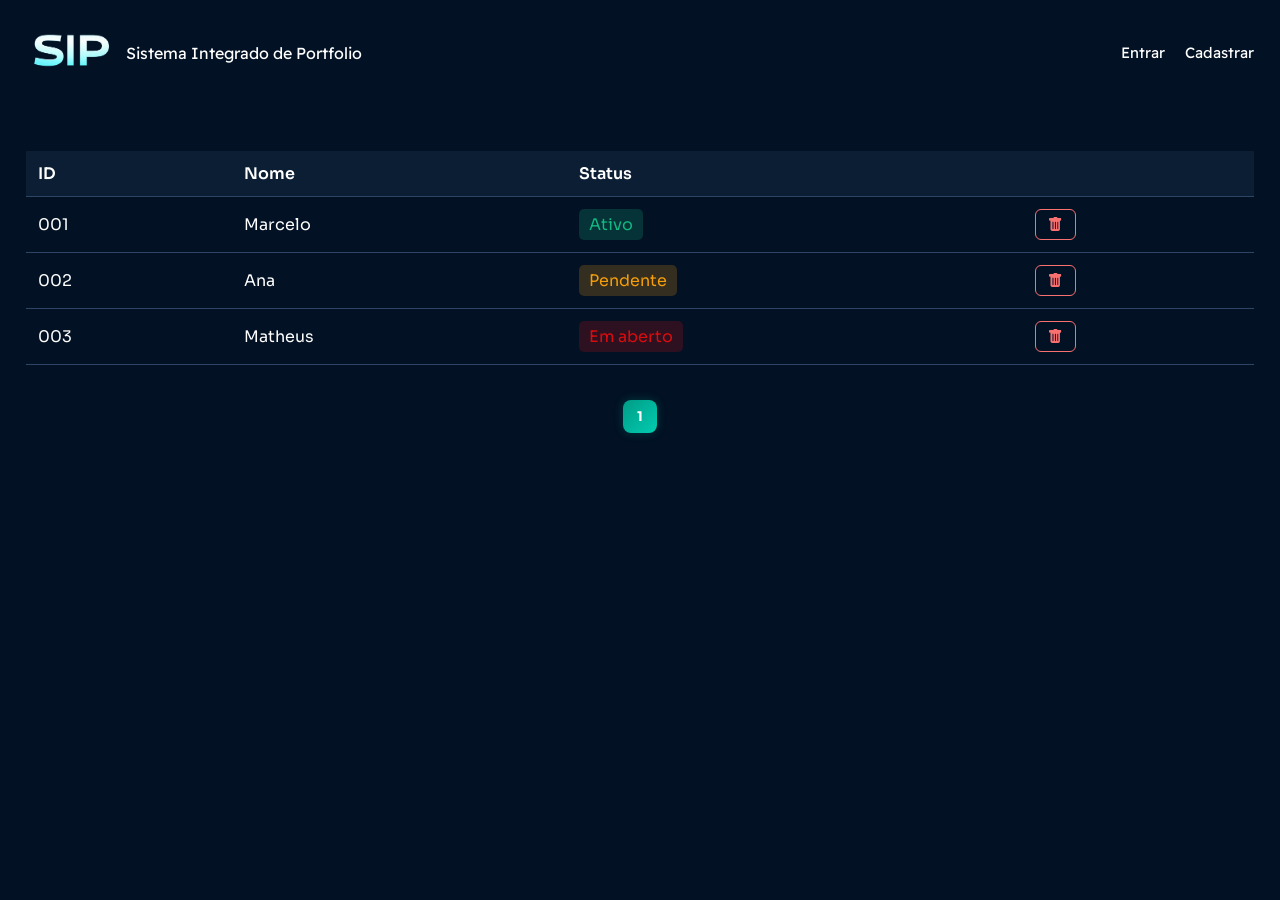
<file: pages/adm.html>
<!DOCTYPE html>
<html lang="pt-br">

<head>
    <meta charset="UTF-8">
    <meta name="viewport" content="width=device-width, initial-scale=1.0">
    <title>SIP | ADM</title>
    <link rel="preconnect" href="https://fonts.googleapis.com">
    <link rel="preconnect" href="https://fonts.gstatic.com" crossorigin>
    <link href="https://fonts.googleapis.com/css2?family=Datatype:wght@100..900&family=Readex+Pro:wght@160..700&family=Outfit:wght@100..900&family=Sora:wght@100..800&display=swap" rel="stylesheet">
    <link rel="stylesheet" href="https://cdn.jsdelivr.net/npm/bootstrap-icons@1.13.1/font/bootstrap-icons.min.css">
    <link rel="shortcut icon" href="../assets/images/Design sem nome.png" type="image/x-icon">
    <link rel="stylesheet" href="../css/adm.css">
</head>

<body>
    <header>
        <section class="side-left">
            <a href="index.html"><img src="../assets/images/acronimo_sip_iluminado_em_azul.png" alt="Logo"></a>
            <span>Sistema Integrado de Portfolio</span>
        </section>
        <section class="side-right">
            <a href="login.html">Entrar</a>
            <a href="cadastro.html">Cadastrar</a>
        </section>
        <div class="nav-celular">
            <div class="hamburger" id="btn-menu">
                <span></span>
                <span></span>
                <span></span>
            </div>
        <nav class="menu-mobile" id="menu-mobile">
            <a href="login.html">Entrar</a>
            <a href="cadastro.html">Cadastrar</a>
        </nav>
    </header>
    <main>
        <div class="table-container">
            <table>
                <thead>
                    <tr>
                        <th>ID</th>
                        <th>Nome</th>
                        <th>Status</th>
                        <th></th> <!-- coluna ação -->
                    </tr>
                </thead>
                <tbody>
                    <tr>
                        <td>001</td>
                        <td>Marcelo</td>
                        <td><span class="on">Ativo</span></td>
                        <td><button class="btn-remove"><i class="bi bi-trash-fill"></i></button></td>
                    </tr>
                    <tr>
                        <td>002</td>
                        <td>Ana</td>
                        <td><span class="pendente">Pendente</span></td>
                        <td><button class="btn-remove"><i class="bi bi-trash-fill"></i></button></td>
                    </tr>
                    <tr>
                        <td>003</td>
                        <td>Matheus</td>
                        <td><span class="open">Em aberto</span></td>
                        <td><button class="btn-remove"><i class="bi bi-trash-fill"></i></button></td>
                    </tr>
                </tbody>
            </table>
            <div class="estado-vazio" id="estadoVazio" style="display: none;">
                <i class="bi bi-inbox"></i>
                <p>Nenhum usuário cadastrado.</p>
            </div>
        </div>
        <div class="pagination" id="pagination"></div>
    </main>
    <script src="../js/adm.js"></script>
</body>

</html>
</file>
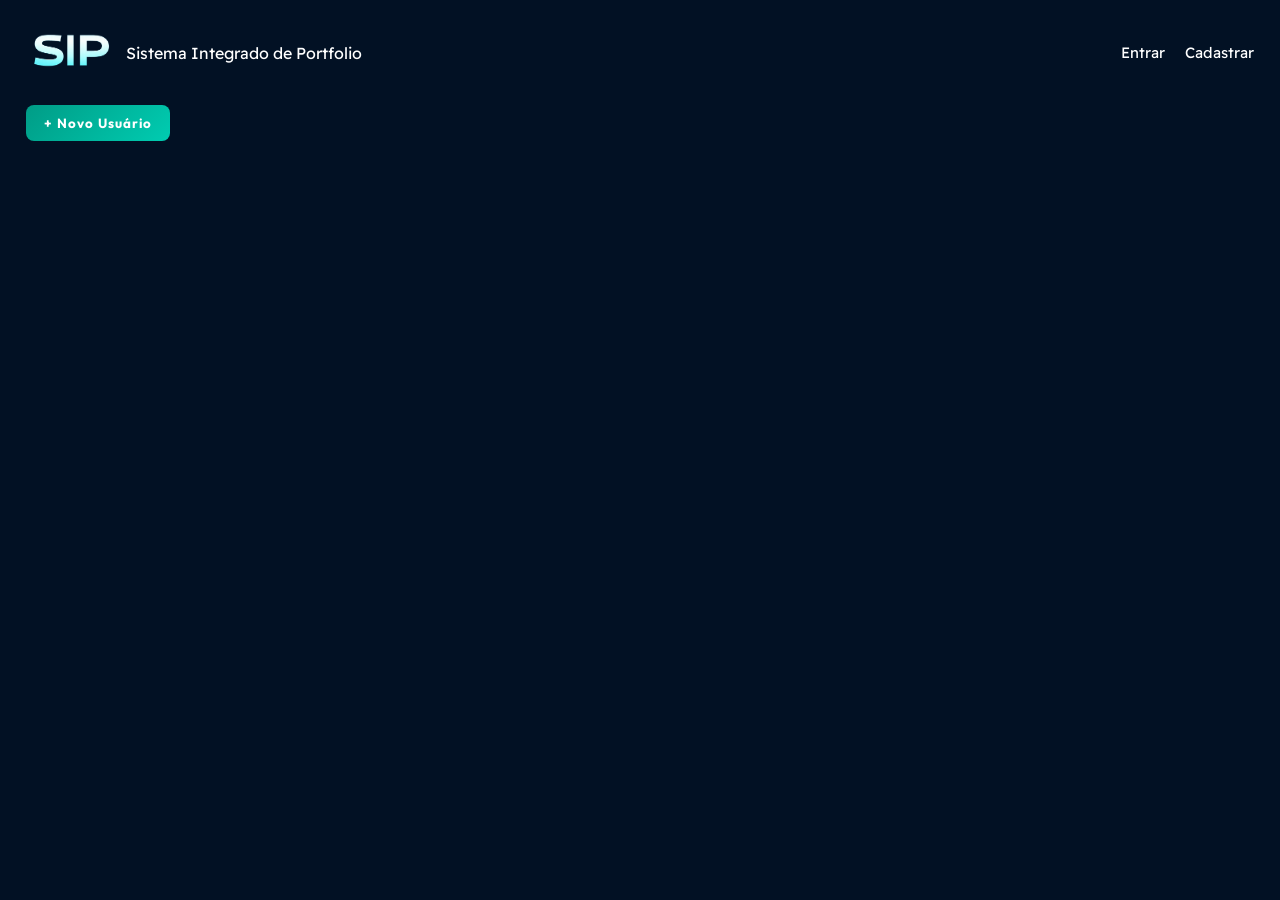
<file: pages/admia.html>
<!DOCTYPE html>
<html lang="pt-br">

<head>
    <meta charset="UTF-8">
    <meta name="viewport" content="width=device-width, initial-scale=1.0">
    <title>SIP | ADM</title>
    <link rel="preconnect" href="https://fonts.googleapis.com">
    <link rel="preconnect" href="https://fonts.gstatic.com" crossorigin>
    <link href="https://fonts.googleapis.com/css2?family=Datatype:wght@100..900&family=Readex+Pro:wght@160..700&family=Outfit:wght@100..900&family=Sora:wght@100..800&display=swap" rel="stylesheet">
    <link rel="stylesheet" href="https://cdn.jsdelivr.net/npm/bootstrap-icons@1.13.1/font/bootstrap-icons.min.css">
    <link rel="stylesheet" href="../css/admia.css">
    <link rel="shortcut icon" href="../assets/images/Design sem nome.png" type="image/x-icon">
</head>

<body>
    <header>
        <section class="side-left">
            <a href="index.html"><img src="../assets/images/acronimo_sip_iluminado_em_azul.png" alt="Logo"></a>
            <span>Sistema Integrado de Portfolio</span>
        </section>
        <section class="side-right">
            <a href="login.html">Entrar</a>
            <a href="cadastro.html">Cadastrar</a>
        </section>
        <div class="nav-celular">
            <div class="hamburger" id="btn-menu">
                <span></span>
                <span></span>
                <span></span>
            </div>
        <nav class="menu-mobile" id="menu-mobile">
            <a href="login.html">Entrar</a>
            <a href="cadastro.html">Cadastrar</a>
        </nav>
    </header>
    <main>
        <div class="divbotaun">
            <button class="btn-add" onclick="abrirModal()">
                + Novo Usuário
            </button>
        </div>
        <div class="modal" id="modal">
            <div class="modal-content">
                <span class="fechar" onclick="fecharModal()">&times;</span>

                <h2>Novo Usuário</h2>

                <input type="text" id="nome" placeholder="Nome">

                <select id="status">
                    <option value="Ativo">Ativo</option>
                    <option value="Pendente">Pendente</option>
                    <option value="Em aberto">Em aberto</option>
                </select>

                <button onclick="adicionarUsuario()">Adicionar</button>
            </div>
        <div class="table-container">
            <table>
                <thead>
                    <tr>
                        <th>ID</th>
                        <th>Nome</th>
                        <th>Status</th>
                        <th></th> <!-- coluna ação -->
                    </tr>
                </thead>
                <tbody id="tabela-body"></tbody>
            </table>
        </div>
    </main>
   <script src="../js/admia.js"></script>
</body>
</html>
</file>
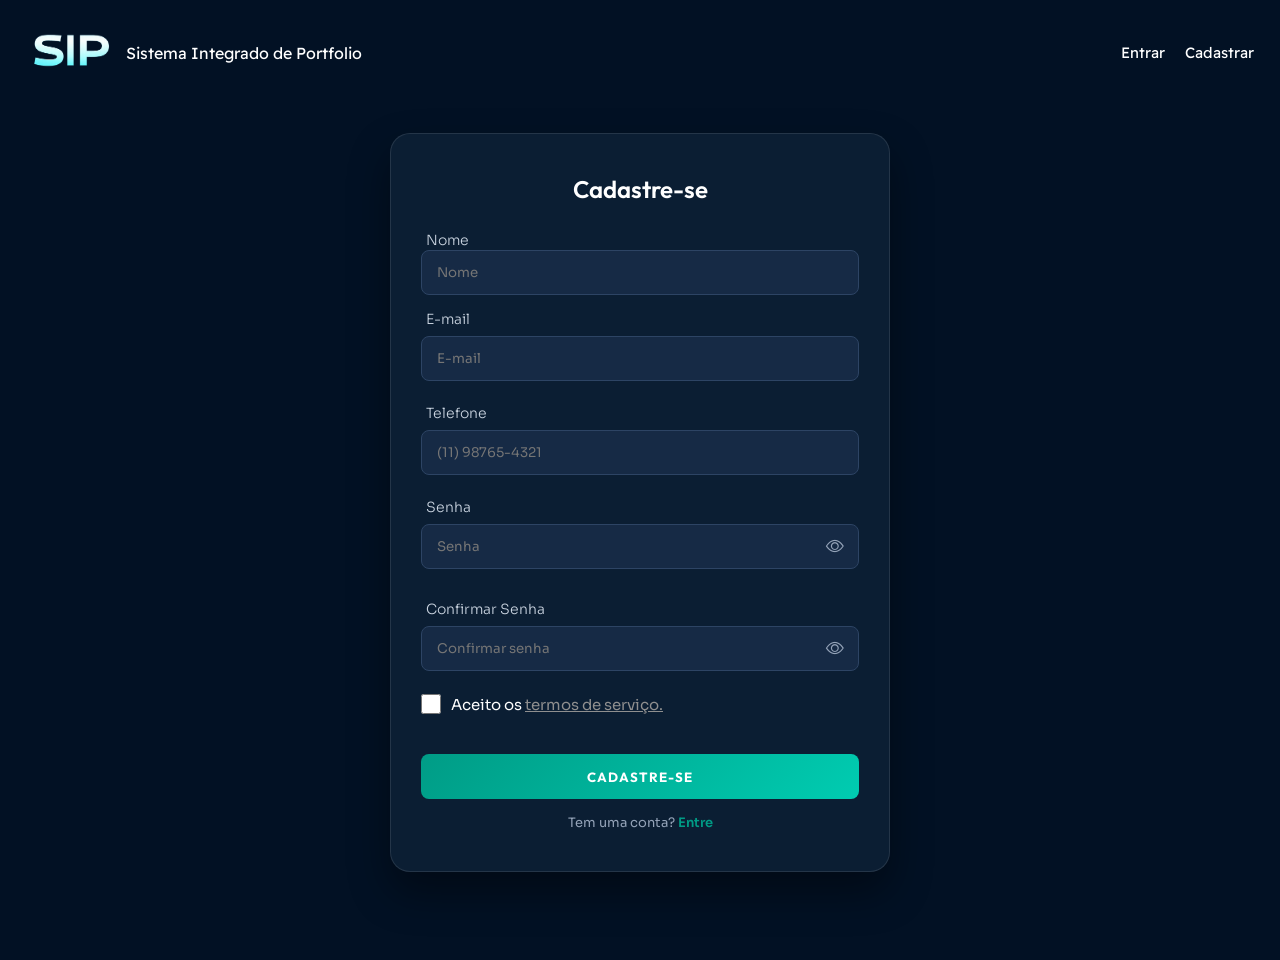
<file: pages/cadastro.html>
<!DOCTYPE html>
    <html lang="pt-br">

    <head>
        <meta charset="UTF-8">
        <meta name="viewport" content="width=device-width, initial-scale=1.0">
        <title>SIP | Cadastre-se</title>
        <link rel="preconnect" href="https://fonts.googleapis.com">
        <link rel="preconnect" href="https://fonts.gstatic.com" crossorigin>
        <link href="https://fonts.googleapis.com/css2?family=Datatype:wght@100..900&family=Readex+Pro:wght@160..700&family=Outfit:wght@100..900&family=Sora:wght@100..800&display=swap" rel="stylesheet">
        <link rel="stylesheet" href="https://cdn.jsdelivr.net/npm/bootstrap-icons@1.13.1/font/bootstrap-icons.min.css">
        <link rel="shortcut icon" href="../assets/images/Design sem nome.png" type="image/x-icon">
        <link rel="stylesheet" href="../css/cadastro.css">
    </head>

<body>
    <header>
        <section class="side-left">
            <a href="index.html"><img src="../assets/images/acronimo_sip_iluminado_em_azul.png" alt="Logo"></a>
            <span>Sistema Integrado de Portfolio</span>
        </section>
            <section class="side-right">
            <a href="login.html">Entrar</a>
            <a href="cadastro.html">Cadastrar</a>
        </section>
        <div class="nav-celular">
            <div class="hamburger" id="btn-menu">
                <span></span>
                <span></span>
                <span></span>
            </div>
        </div>
        <nav class="menu-mobile" id="menu-mobile">
            <a href="login.html">Entrar</a>
            <a href="cadastro.html">Cadastrar</a>
        </nav>
    </header>
    <main class="card-container">
        <div class="card-box">
            <h1 class="title">Cadastre-se</h1>
            <section>
                <label class="nome" for="nomeInput">Nome</label>
                <input placeholder="Nome" class="Nome" type="text" id="nomeInput">
            </section>
            <section class="label-01">
                <p class="E-mail">E-mail</p>
                <input class="input-E-mail" placeholder="E-mail" type="text">
                <span class="erro-email"></span>
            </section>
            <section class="label-01">
                <p class="Telefone">Telefone</p>
                <input class="input-telefone mascara-telefone" placeholder="(11) 98765-4321" type="text" id="telefone" maxlength="15">
                <span class="erro-telefone"></span>
            </section>
            <section class="label-02">
                <p class="senha">Senha</p>
                <div class="senha-box">
                    <input class="input-senha" placeholder="Senha" type="password">
                    <i class="bi bi-eye" id="toggleSenha"></i>
                </div>
                <span class="erro-senha"></span>
                <span class="forca-senha"></span>
            </section>
            <section class="label-02">
                <p class="senha">Confirmar Senha</p>
                <div class="senha-box">
                    <input class="input-confirmar" placeholder="Confirmar senha" type="password">
                    <i class="bi bi-eye" id="toggleConfirmar"></i>
                </div>
                <span class="erro-confirmar"></span>
            </section>
            <div class="termos-container">
                <input type="checkbox" name="checkbox" id="checkbox">
                <p>Aceito os <a href="serviceterm.html" class="checkboxA">termos de serviço.</a></p>
            </div>
            <span class="erro-termos"></span>
            <button class="btn-Entrar">CADASTRE-SE</button>
            <p class="txt2">Tem uma conta? <a class="Cadastre-se-txt" href="login.html">Entre</a></p>
        </div>
    </main>
    <script src="../js/mascara-telefone.js"></script>
    <script src="../js/cadastro.js"></script>
    <script src="../js/menu.js"></script>
</body>

</html>
</file>
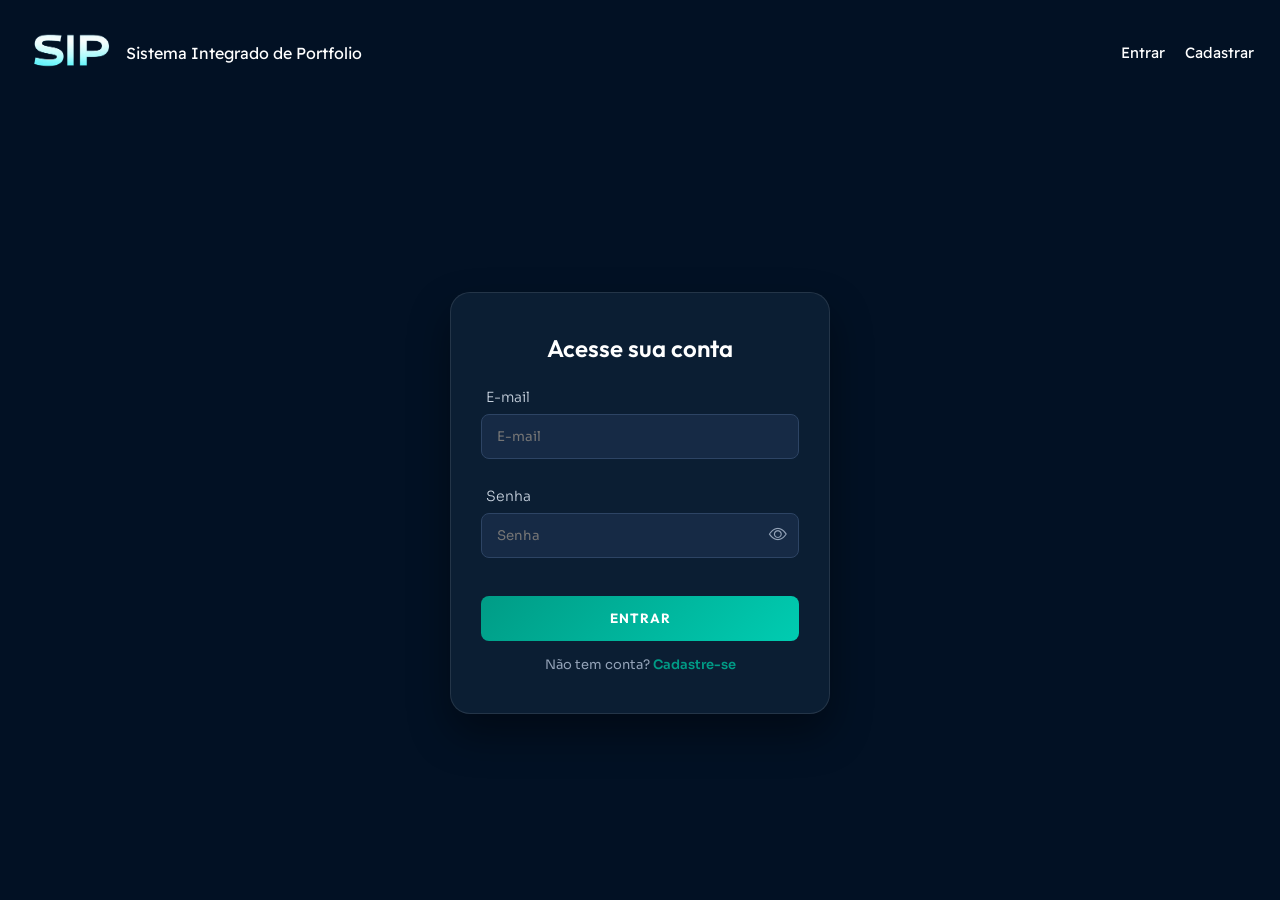
<file: pages/login.html>
<!DOCTYPE html>
<html lang="pt-br">

<head>
    <meta charset="UTF-8">
    <meta name="viewport" content="width=device-width, initial-scale=1.0">
    <title>SIP | Login</title>
    <link rel="preconnect" href="https://fonts.googleapis.com">
    <link rel="preconnect" href="https://fonts.gstatic.com" crossorigin>
    <link href="https://fonts.googleapis.com/css2?family=Datatype:wght@100..900&family=Readex+Pro:wght@160..700&family=Outfit:wght@100..900&family=Sora:wght@100..800&display=swap" rel="stylesheet">
    <link rel="stylesheet" href="https://cdn.jsdelivr.net/npm/bootstrap-icons@1.13.1/font/bootstrap-icons.min.css">
    <link rel="shortcut icon" href="../assets/images/Design sem nome.png" type="image/x-icon">
    <link rel="stylesheet" href="../css/login.css">
</head>

<body>
    <header>
        <section class="side-left">
            <a href="index.html"><img src="../assets/images/acronimo_sip_iluminado_em_azul.png" alt="Logo"></a>
            <span>Sistema Integrado de Portfolio</span>
        </section>
            <section class="side-right">
            <a href="login.html">Entrar</a>
            <a href="cadastro.html">Cadastrar</a>
        </section>
        <div class="nav-celular">
            <div class="hamburger" id="btn-menu">
                <span></span>
                <span></span>
                <span></span>
            </div>
        </div>
        <nav class="menu-mobile" id="menu-mobile">
            <a href="index.html">Home</a>
            <a href="shop.html">Consultoria</a>
        </nav>
    </header>
    <main class="card-container">
        <div class="card-box">
            <h1 class="title">Acesse sua conta</h1>
            <section class="label-01">
                <p class="E-mail">E-mail</p>
                <input class="input-E-mail" placeholder="E-mail" type="text">
                <span class="erro-email"></span>
            </section>
            <section class="label-02">
                <p class="senha">Senha</p>

                <div class="senha-box">
                    <input class="input-senha" placeholder="Senha" type="password">
                    <i class="bi bi-eye" id="toggleSenha"></i>
                </div>

                <span class="erro-senha"></span>
            </section>
            <button class="btn-Entrar">ENTRAR</button>

            <p class="txt2">Não tem conta? <a class="Cadastre-se-txt" href="cadastro.html">Cadastre-se</a></p>
        </div>
    </main>
    <script src="../js/login.js"></script>
    <script src="../js/menu.js"></script>
</body>
</html>
</file>
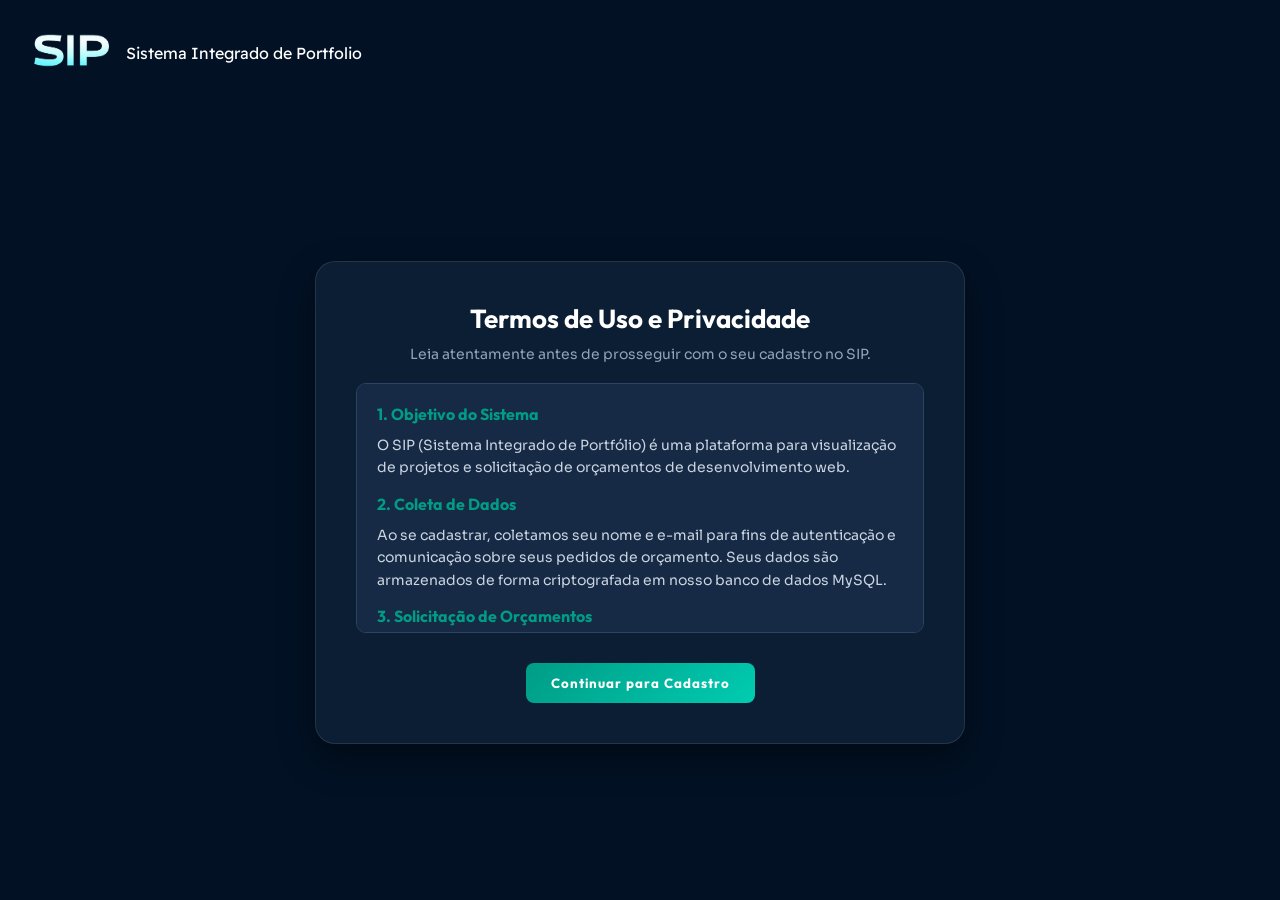
<file: pages/serviceterm.html>
<!DOCTYPE html>
<html lang="pt-br">
<head>
    <meta charset="UTF-8">
    <meta name="viewport" content="width=device-width, initial-scale=1.0">
    <title>SIP | Termos de Serviços</title>
    <link rel="preconnect" href="https://fonts.googleapis.com">
    <link rel="preconnect" href="https://fonts.gstatic.com" crossorigin>
    <link href="https://fonts.googleapis.com/css2?family=Datatype:wght@100..900&family=Readex+Pro:wght@160..700&family=Outfit:wght@100..900&family=Sora:wght@100..800&display=swap" rel="stylesheet">
    <link rel="stylesheet" href="https://cdn.jsdelivr.net/npm/bootstrap-icons@1.13.1/font/bootstrap-icons.min.css">
    <link rel="shortcut icon" href="../assets/images/Design sem nome.png" type="image/x-icon">
    <link rel="stylesheet" href="../css/serviceterm.css">
</head>
<body>
   <header>
        <section class="side-left">
            <a href="index.html"><img src="../assets/images/acronimo_sip_iluminado_em_azul.png" alt="Logo"></a>
            <span>Sistema Integrado de Portfolio</span>
        </section>
        <section class="side-right">
        </section>
        <div class="nav-celular">
            <div class="hamburger" id="btn-menu">
                <span></span>
                <span></span>
                <span></span>
            </div>
        <nav class="menu-mobile" id="menu-mobile">
            <a href="index.html">Home</a>
            <a href="shop.html">Consultoria</a>
        </nav>
    </header>
    <main class="terms-container">
        <div class="terms-card">
            <h1>Termos de Uso e Privacidade</h1>
            <p class="subtitle">Leia atentamente antes de prosseguir com o seu cadastro no SIP.</p>
            
            <div class="terms-content">
                <h3>1. Objetivo do Sistema</h3>
                <p>O SIP (Sistema Integrado de Portfólio) é uma plataforma para visualização de projetos e solicitação de orçamentos de desenvolvimento web.</p>
                
                <h3>2. Coleta de Dados</h3>
                <p>Ao se cadastrar, coletamos seu nome e e-mail para fins de autenticação e comunicação sobre seus pedidos de orçamento. Seus dados são armazenados de forma criptografada em nosso banco de dados MySQL.</p>
                
                <h3>3. Solicitação de Orçamentos</h3>
                <p>O envio de um formulário não garante o fechamento do contrato. Cada pedido passará por análise de viabilidade técnica pelo administrador.</p>
                
                <h3>4. Segurança</h3>
                <p>Comprometemo-nos a utilizar Middlewares de segurança para garantir que apenas você tenha acesso aos seus pedidos e dados pessoais.</p>
            </div>
                <div class="action-buttons"> 
                    <a href="cadastro.html"><button class="btn-primary">Continuar para Cadastro</button></a> 
                </div>
    </main>
    <script src="../js/menu.js"></script>
</body>
</html>
</file>
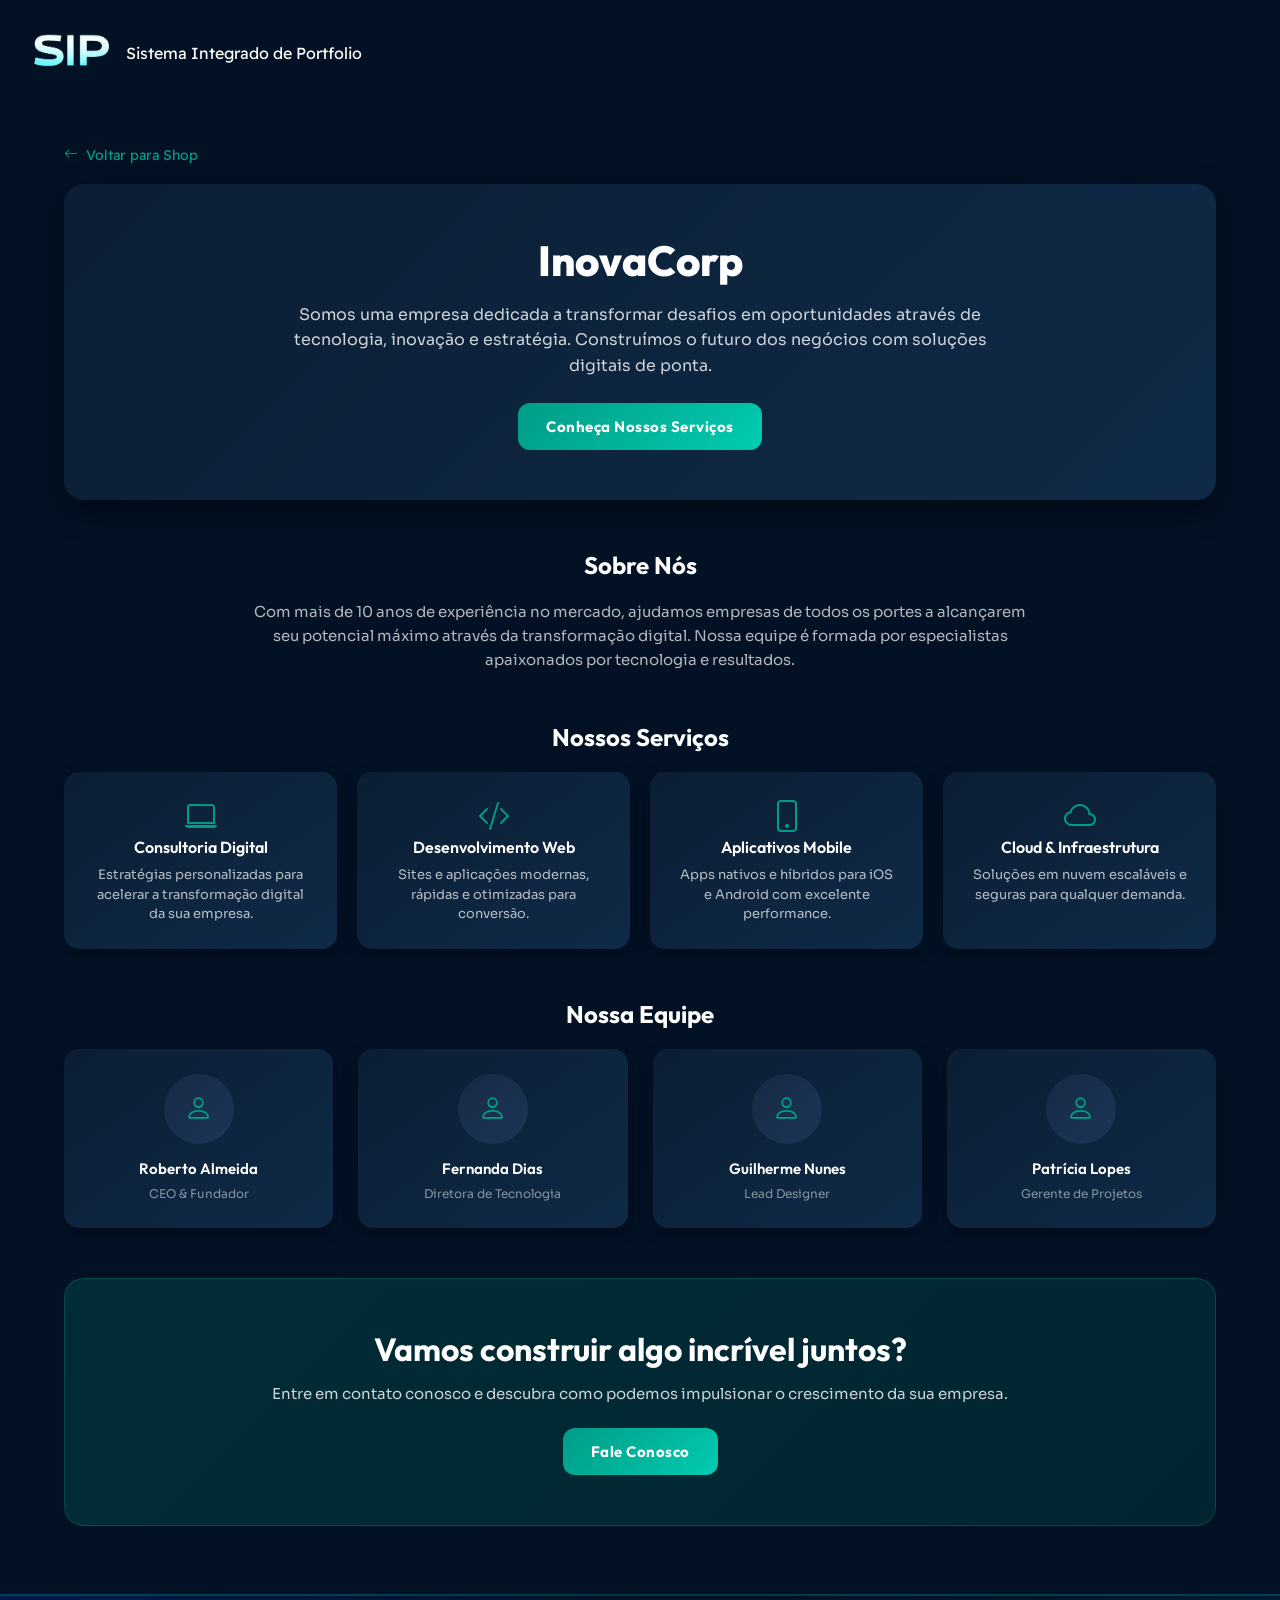
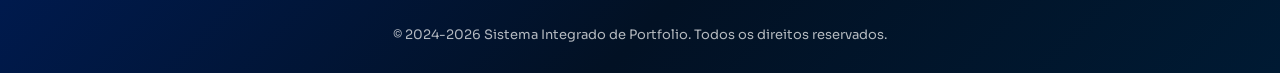
<file: pages/landing-pages/corporativo.html>
<!DOCTYPE html>
<html lang="pt-br">
<head>
    <meta charset="UTF-8">
    <meta name="viewport" content="width=device-width, initial-scale=1.0">
    <link rel="preconnect" href="https://fonts.googleapis.com">
    <link rel="preconnect" href="https://fonts.gstatic.com" crossorigin>
    <link href="https://fonts.googleapis.com/css2?family=Datatype:wght@100..900&family=Readex+Pro:wght@160..700&family=Outfit:wght@100..900&family=Sora:wght@100..800&display=swap" rel="stylesheet">
    <link rel="stylesheet" href="https://cdn.jsdelivr.net/npm/bootstrap-icons@1.13.1/font/bootstrap-icons.min.css">
    <link rel="shortcut icon" href="../../assets/images/Design%20sem%20nome.png" type="image/x-icon">
    <link rel="stylesheet" href="../../css/landing-pages.css">
    <title>Website Corporativo | SIP</title>
</head>
<body>
    <header>
        <section class="side-left">
            <a href="../shop.html"><img src="../../assets/images/acronimo_sip_iluminado_em_azul.png" alt="Logo"></a>
            <span>Sistema Integrado de Portfolio</span>
        </section>
        <div class="nav-celular">
            <div class="hamburger" id="btn-menu">
                <span></span>
                <span></span>
                <span></span>
            </div>
        </div>
        <nav class="menu-mobile" id="menu-mobile"></nav>
    </header>

    <main>
        <div class="landing-container">
            <a href="../shop.html" class="back-link"><i class="bi bi-arrow-left"></i> Voltar para Shop</a>

            <section class="corp-hero">
                <h1>InovaCorp</h1>
                <p>Somos uma empresa dedicada a transformar desafios em oportunidades através de tecnologia, inovação e estratégia. Construímos o futuro dos negócios com soluções digitais de ponta.</p>
                <button class="btn-primary">Conheça Nossos Serviços</button>
            </section>

            <section class="corp-section">
                <h2>Sobre Nós</h2>
                <p class="section-subtitle text-center max-w-800 mx-auto mb-30">
                    Com mais de 10 anos de experiência no mercado, ajudamos empresas de todos os portes a alcançarem seu potencial máximo através da transformação digital. Nossa equipe é formada por especialistas apaixonados por tecnologia e resultados.
                </p>
            </section>

            <section class="corp-section">
                <h2>Nossos Serviços</h2>
                <div class="services-grid">
                    <div class="service-box">
                        <i class="bi bi-laptop"></i>
                        <h3>Consultoria Digital</h3>
                        <p>Estratégias personalizadas para acelerar a transformação digital da sua empresa.</p>
                    </div>
                    <div class="service-box">
                        <i class="bi bi-code-slash"></i>
                        <h3>Desenvolvimento Web</h3>
                        <p>Sites e aplicações modernas, rápidas e otimizadas para conversão.</p>
                    </div>
                    <div class="service-box">
                        <i class="bi bi-phone"></i>
                        <h3>Aplicativos Mobile</h3>
                        <p>Apps nativos e híbridos para iOS e Android com excelente performance.</p>
                    </div>
                    <div class="service-box">
                        <i class="bi bi-cloud"></i>
                        <h3>Cloud & Infraestrutura</h3>
                        <p>Soluções em nuvem escaláveis e seguras para qualquer demanda.</p>
                    </div>
                </div>
            </section>

            <section class="corp-section">
                <h2>Nossa Equipe</h2>
                <div class="team-grid">
                    <div class="team-card">
                        <div class="team-avatar"><i class="bi bi-person"></i></div>
                        <h4>Roberto Almeida</h4>
                        <span>CEO & Fundador</span>
                    </div>
                    <div class="team-card">
                        <div class="team-avatar"><i class="bi bi-person"></i></div>
                        <h4>Fernanda Dias</h4>
                        <span>Diretora de Tecnologia</span>
                    </div>
                    <div class="team-card">
                        <div class="team-avatar"><i class="bi bi-person"></i></div>
                        <h4>Guilherme Nunes</h4>
                        <span>Lead Designer</span>
                    </div>
                    <div class="team-card">
                        <div class="team-avatar"><i class="bi bi-person"></i></div>
                        <h4>Patrícia Lopes</h4>
                        <span>Gerente de Projetos</span>
                    </div>
                </div>
            </section>

            <section class="cta-section">
                <h2>Vamos construir algo incrível juntos?</h2>
                <p>Entre em contato conosco e descubra como podemos impulsionar o crescimento da sua empresa.</p>
                <button class="btn-primary">Fale Conosco</button>
            </section>
        </div>
    </main>

    <footer class="landing-footer">
        <p>&copy; 2024-2026 Sistema Integrado de Portfolio. Todos os direitos reservados.</p>
    </footer>

    <script>
        const btnMenu = document.getElementById('btn-menu');
        const menuMobile = document.getElementById('menu-mobile');
        btnMenu.addEventListener('click', () => {
            btnMenu.classList.toggle('ativo');
            menuMobile.classList.toggle('ativo');
        });
    </script>
</body>
</html>
</file>
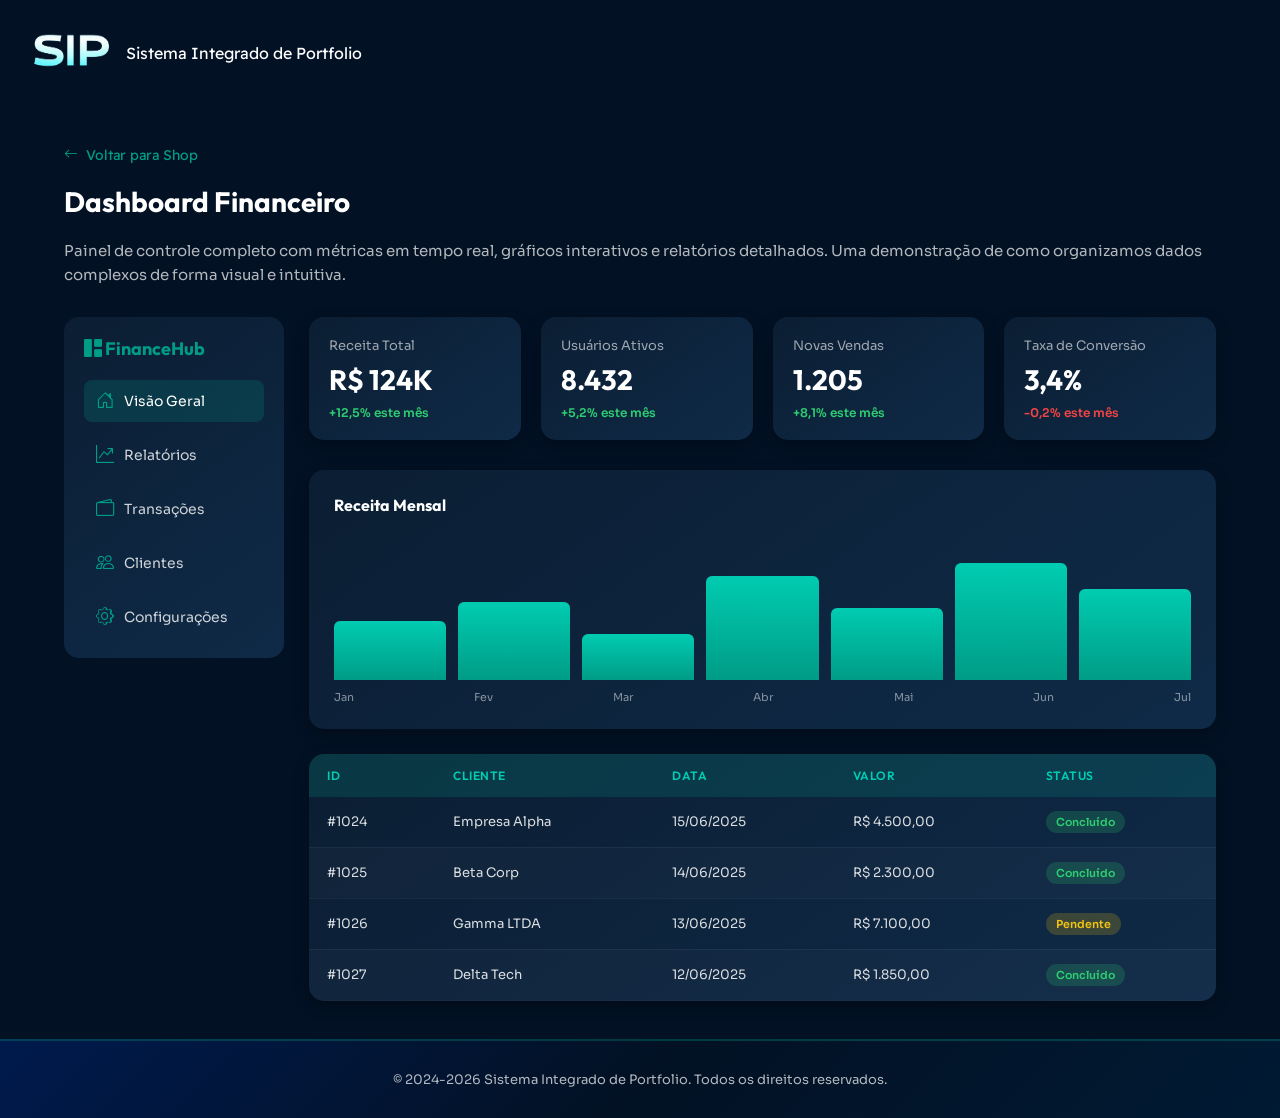
<file: pages/landing-pages/dashboard.html>
<!DOCTYPE html>
<html lang="pt-br">
<head>
    <meta charset="UTF-8">
    <meta name="viewport" content="width=device-width, initial-scale=1.0">
    <link rel="preconnect" href="https://fonts.googleapis.com">
    <link rel="preconnect" href="https://fonts.gstatic.com" crossorigin>
    <link href="https://fonts.googleapis.com/css2?family=Datatype:wght@100..900&family=Readex+Pro:wght@160..700&family=Outfit:wght@100..900&family=Sora:wght@100..800&display=swap" rel="stylesheet">
    <link rel="stylesheet" href="https://cdn.jsdelivr.net/npm/bootstrap-icons@1.13.1/font/bootstrap-icons.min.css">
    <link rel="shortcut icon" href="../../assets/images/Design%20sem%20nome.png" type="image/x-icon">
    <link rel="stylesheet" href="../../css/landing-pages.css">
    <title>Dashboard Financeiro | SIP</title>
</head>
<body>
    <header>
        <section class="side-left">
            <a href="../shop.html"><img src="../../assets/images/acronimo_sip_iluminado_em_azul.png" alt="Logo"></a>
            <span>Sistema Integrado de Portfolio</span>
        </section>
        <div class="nav-celular">
            <div class="hamburger" id="btn-menu">
                <span></span>
                <span></span>
                <span></span>
            </div>
        </div>
        <nav class="menu-mobile" id="menu-mobile"></nav>
    </header>

    <main>
        <div class="landing-container">
            <a href="../shop.html" class="back-link"><i class="bi bi-arrow-left"></i> Voltar para Shop</a>
            <h1 class="section-title">Dashboard Financeiro</h1>
            <p class="section-subtitle">Painel de controle completo com métricas em tempo real, gráficos interativos e relatórios detalhados. Uma demonstração de como organizamos dados complexos de forma visual e intuitiva.</p>

            <div class="dashboard-layout">
                <aside class="sidebar">
                    <div class="sidebar-title"><i class="bi bi-grid-1x2-fill"></i> FinanceHub</div>
                    <ul class="sidebar-menu">
                        <li class="active"><i class="bi bi-house-door"></i> Visão Geral</li>
                        <li><i class="bi bi-graph-up-arrow"></i> Relatórios</li>
                        <li><i class="bi bi-wallet2"></i> Transações</li>
                        <li><i class="bi bi-people"></i> Clientes</li>
                        <li><i class="bi bi-gear"></i> Configurações</li>
                    </ul>
                </aside>

                <div>
                    <div class="metrics-grid">
                        <div class="metric-card">
                            <div class="metric-label">Receita Total</div>
                            <div class="metric-value">R$ 124K</div>
                            <div class="metric-change positive">+12,5% este mês</div>
                        </div>
                        <div class="metric-card">
                            <div class="metric-label">Usuários Ativos</div>
                            <div class="metric-value">8.432</div>
                            <div class="metric-change positive">+5,2% este mês</div>
                        </div>
                        <div class="metric-card">
                            <div class="metric-label">Novas Vendas</div>
                            <div class="metric-value">1.205</div>
                            <div class="metric-change positive">+8,1% este mês</div>
                        </div>
                        <div class="metric-card">
                            <div class="metric-label">Taxa de Conversão</div>
                            <div class="metric-value">3,4%</div>
                            <div class="metric-change negative">-0,2% este mês</div>
                        </div>
                    </div>

                    <div class="chart-container">
                        <h3 class="chart-title">Receita Mensal</h3>
                        <div class="chart-bars">
                            <div class="chart-bar h-45"></div>
                            <div class="chart-bar h-60"></div>
                            <div class="chart-bar h-35"></div>
                            <div class="chart-bar h-80"></div>
                            <div class="chart-bar h-55"></div>
                            <div class="chart-bar h-90"></div>
                            <div class="chart-bar h-70"></div>
                        </div>
                        <div class="chart-labels">
                            <span>Jan</span><span>Fev</span><span>Mar</span><span>Abr</span><span>Mai</span><span>Jun</span><span>Jul</span>
                        </div>
                    </div>

                    <table class="data-table">
                        <thead>
                            <tr>
                                <th>ID</th>
                                <th>Cliente</th>
                                <th>Data</th>
                                <th>Valor</th>
                                <th>Status</th>
                            </tr>
                        </thead>
                        <tbody>
                            <tr>
                                <td>#1024</td>
                                <td>Empresa Alpha</td>
                                <td>15/06/2025</td>
                                <td>R$ 4.500,00</td>
                                <td><span class="status-badge status-completed">Concluído</span></td>
                            </tr>
                            <tr>
                                <td>#1025</td>
                                <td>Beta Corp</td>
                                <td>14/06/2025</td>
                                <td>R$ 2.300,00</td>
                                <td><span class="status-badge status-completed">Concluído</span></td>
                            </tr>
                            <tr>
                                <td>#1026</td>
                                <td>Gamma LTDA</td>
                                <td>13/06/2025</td>
                                <td>R$ 7.100,00</td>
                                <td><span class="status-badge status-pending">Pendente</span></td>
                            </tr>
                            <tr>
                                <td>#1027</td>
                                <td>Delta Tech</td>
                                <td>12/06/2025</td>
                                <td>R$ 1.850,00</td>
                                <td><span class="status-badge status-completed">Concluído</span></td>
                            </tr>
                        </tbody>
                    </table>
                </div>
            </div>
        </div>
    </main>

    <footer class="landing-footer">
        <p>&copy; 2024-2026 Sistema Integrado de Portfolio. Todos os direitos reservados.</p>
    </footer>

    <script>
        const btnMenu = document.getElementById('btn-menu');
        const menuMobile = document.getElementById('menu-mobile');
        btnMenu.addEventListener('click', () => {
            btnMenu.classList.toggle('ativo');
            menuMobile.classList.toggle('ativo');
        });
    </script>
</body>
</html>
</file>
<file: css/adm.css>
* {
    margin: 0;
    padding: 0;
    box-sizing: border-box;
}

body {
    background-color: #021124;
    min-height: 100vh;
    display: flex;
    flex-direction: column;
}

/* ------------------------------------------ Header -------------------------------------------------------------------------------------- */

header {
    display: grid;
    grid-template-columns: 1fr auto auto;
    align-items: center;
    padding: 2%;
}

.side-left {
    display: grid;
    grid-template-columns: auto 1fr;
    align-items: center;
    gap: 10px;
    font-family: "Readex Pro", sans-serif;
    color: white;
}


header .side-left img {
    width: 90px;
    height: 50px;
}

.side-right {
    display: grid;
    align-items: center;
    grid-template-columns: auto 1fr;
    gap: 20px;
}

.side-right a {
    font-family: "Readex Pro", sans-serif;
    color: white;
    font-size: 15px;
    text-decoration: none;
}

.side-right a:hover {
    transform: scale(1.2);
    transition: ease .05s;
}

/* ------------------------------------------ Menu mobile -------------------------------------------------------------------------------------- */

.menu-mobile {
    position: absolute;
    top: 80px;
    right: 0;
    background-color: #021124;
    width: 200px;
    height: 100%;

    display: flex;
    flex-direction: column;
    gap: 15px;
    padding: 20px;
    border-radius: 10px;

    opacity: 0;
    transform: translateY(-20px);
    pointer-events: none;

    transition: all 0.3s ease;
}

.menu-mobile.ativo {
    opacity: 1;
    transform: translateY(0);
    pointer-events: auto;
}

.menu-mobile a {
    color: white;
    text-decoration: none;
    font-family: "Readex Pro", sans-serif;
}

.menu-mobile.ativo {
    display: flex;
}

.hamburger {
    width: 30px;
    height: 22px;
    display: flex;
    flex-direction: column;
    justify-content: space-between;
    cursor: pointer;
    z-index: 1000;
}

.hamburger span {
    display: block;
    height: 4px;
    width: 100%;
    background: white;
    border-radius: 5px;
    transition: all 0.3s ease;
}

.hamburger.ativo span:nth-child(1) {
    transform: translateY(9px) rotate(45deg);
}

.hamburger.ativo span:nth-child(2) {
    opacity: 0;
}

.hamburger.ativo span:nth-child(3) {
    transform: translateY(-9px) rotate(-45deg);
}

.nav-celular {
    display: none;
}

/* ------------------------------------------ Tabela -------------------------------------------------------------------------------------- */

.table-container {
    width: 100%;
    padding: 2%;
    overflow-x: auto;
    flex: 1;
}

table {
    width: 100%;
    border-collapse: collapse;
    margin-top: 20px;
    font-family: "Sora", sans-serif;
    color: white;
}

th,
td {
    padding: 12px;
    text-align: left;
}

th {
    background-color: #0b1e33;
    font-weight: 600;
}

tr {
    border-bottom: 1px solid #2d4464;
}

tr:hover {
    background-color: #1c3557;
}

.on {
    background-color: rgba(16, 185, 129, 0.2);
    color: #10b981;
    padding: 5px 10px;
    border-radius: 5px;
}

.pendente {
    background-color: rgba(245, 158, 11, 0.2);
    color: #f59e0b;
    padding: 5px 10px;
    border-radius: 5px;
}

.open {
    background-color: rgba(213, 19, 19, 0.2);
    color: #f50b0be0;
    padding: 5px 10px;
    border-radius: 5px;
}

.btn-remove {
    background: transparent;
    border: 1px solid #f87171;
    color: #f87171;
    padding: 6px 12px;
    border-radius: 6px;
    cursor: pointer;
    font-size: 15px;
    transition: all 0.2s ease;
}

.btn-remove:hover {
    background: #f87171;
    color: white;
    transform: scale(1.05);
}

/* ------------------------------------------ Paginação - PADRONIZADO -------------------------------------------------------------------------------------- */

.pagination{
    display: flex;
    justify-content: center;
    gap: 10px;
    margin-top: 10px;
    padding-bottom: 20px;
}

.pagination button{
    padding: 8px 14px;
    border: none;
    background-color: #0b1e33;
    color: white;
    border-radius: 8px;
    cursor: pointer;
    font-family: "Sora", sans-serif;
    transition: all 0.3s ease;
}

.pagination button:hover{
    background-color: rgba(0, 156, 134, 0.3);
}

.pagination button.ativo{
    background: linear-gradient(135deg, rgba(0, 156, 134, 1) 0%, rgb(0, 204, 177) 100%);
    color: white;
    font-weight: 700;
    box-shadow: 0 0 10px rgba(0, 156, 134, 0.3);
}

/* ------------------------------------------ ESTADO VAZIO ------------------------------------------ */
.estado-vazio {
    text-align: center;
    color: rgba(255, 255, 255, 0.5);
    font-family: "Sora", sans-serif;
    font-size: 14px;
    padding: 40px;
}

.estado-vazio i {
    font-size: 48px;
    color: rgba(0, 156, 134, 0.3);
    margin-bottom: 15px;
    display: block;
}

/* ------------------------------------------ Media -------------------------------------------------------------------------------------- */

@media (max-width: 1200px) {
    .side-right {
        display: none;
    }

    .nav-celular {
        display: flex;
    }

    .nav-celular .bi-list {
        font-size: 40px;
        cursor: pointer;
        color: white;
        display: flex;
        align-items: center;
    }
}
</file>
<file: css/admia.css>
* {
    margin: 0;
    padding: 0;
    box-sizing: border-box;
}

body {
    background-color: #021124;
    min-height: 100vh;
    display: flex;
    flex-direction: column;
}

/* ------------------------------------------ Header -------------------------------------------------------------------------------------- */

header {
    display: grid;
    grid-template-columns: 1fr auto auto;
    align-items: center;
    padding: 2%;
}

.side-left {
    display: grid;
    grid-template-columns: auto 1fr;
    align-items: center;
    gap: 10px;
    font-family: "Readex Pro", sans-serif;
    color: white;
}


header .side-left img {
    width: 90px;
    height: 50px;
}

.side-right {
    display: grid;
    align-items: center;
    grid-template-columns: auto 1fr;
    gap: 20px;
}

.side-right a {
    font-family: "Readex Pro", sans-serif;
    color: white;
    font-size: 15px;
    text-decoration: none;
}

.side-right a:hover {
    transform: scale(1.2);
    transition: ease .05s;
}

/* ------------------------------------------ Menu mobile -------------------------------------------------------------------------------------- */

.menu-mobile {
    position: absolute;
    top: 80px;
    right: 0;
    background-color: #021124;
    width: 200px;
    height: 100%;

    display: flex;
    flex-direction: column;
    gap: 15px;
    padding: 20px;
    border-radius: 10px;

    opacity: 0;
    transform: translateY(-20px);
    pointer-events: none;

    transition: all 0.3s ease;
}

.menu-mobile.ativo {
    opacity: 1;
    transform: translateY(0);
    pointer-events: auto;
}

.menu-mobile a {
    color: white;
    text-decoration: none;
    font-family: "Readex Pro", sans-serif;
}

.menu-mobile.ativo {
    display: flex;
}

.hamburger {
    width: 30px;
    height: 22px;
    display: flex;
    flex-direction: column;
    justify-content: space-between;
    cursor: pointer;
    z-index: 1000;
}

.hamburger span {
    display: block;
    height: 4px;
    width: 100%;
    background: white;
    border-radius: 5px;
    transition: all 0.3s ease;
}

.hamburger.ativo span:nth-child(1) {
    transform: translateY(9px) rotate(45deg);
}

.hamburger.ativo span:nth-child(2) {
    opacity: 0;
}

.hamburger.ativo span:nth-child(3) {
    transform: translateY(-9px) rotate(-45deg);
}

.nav-celular {
    display: none;
}

/* ------------------------------------------ Main -------------------------------------------------------------------------------------- */

.table-container {
    width: 100%;
    padding: 2%;
    overflow-x: auto;
    flex: 1;
}

table {
    width: 100%;
    border-collapse: collapse;
    margin-top: 20px;
    font-family: "Sora", sans-serif;
    color: white;
}

th,
td {
    padding: 12px;
    text-align: left;
}

th {
    background-color: #0b1e33;
    font-weight: 600;
}

tr {
    border-bottom: 1px solid #2d4464;
}

tr:hover {
    background-color: #1c3557;
}

.on {
    background-color: rgba(16, 185, 129, 0.2);
    color: #10b981;
    padding: 5px 10px;
    border-radius: 5px;
}

.pendente {
    background-color: rgba(245, 158, 11, 0.2);
    color: #f59e0b;
    padding: 5px 10px;
    border-radius: 5px;
}

.open {
    background-color: rgba(213, 19, 19, 0.2);
    color: #f50b0be0;
    padding: 5px 10px;
    border-radius: 5px;
}

.btn-remove {
    background: transparent;
    border: 1px solid #f87171;
    color: #f87171;
    padding: 6px 12px;
    border-radius: 6px;
    cursor: pointer;
    font-size: 15px;
    transition: all 0.2s ease;
}

.btn-remove:hover {
    background: #f87171;
    color: white;
    transform: scale(1.05);
}

.divbotaun{
    padding-left: 2%;
}

/* botão - PADRONIZADO */
.btn-add {
    background: linear-gradient(135deg, rgba(0, 156, 134, 1) 0%, rgb(0, 204, 177) 100%);
    color: white;
    font-family: "Outfit", sans-serif;
    font-weight: 700;
    letter-spacing: 1px;
    border: none;
    padding: 10px 18px;
    border-radius: 8px;
    cursor: pointer;
    transition: all 0.3s ease;
}

.btn-add:hover {
    background: linear-gradient(135deg, rgb(0, 204, 177) 0%, rgba(0, 156, 134, 1) 100%);
    transform: translateY(-2px);
    box-shadow: 0 5px 20px rgba(0, 156, 134, 0.4);
}

/* FUNDO DO MODAL - PADRONIZADO */
.modal {
    display: none;
    font-family: "Sora", sans-serif;
    position: fixed;
    z-index: 999;
    inset: 0;
    background: rgba(2, 17, 36, 0.8);
    backdrop-filter: blur(6px);
    animation: fadeIn 0.3s ease;
}

/* CAIXA DO MODAL */
.modal-content {
    background: #021124;
    padding: 28px;
    border-radius: 20px;
    width: 340px;
    margin: auto;
    position: relative;
    top: 50%;
    transform: translateY(-50%);
    
    display: flex;
    flex-direction: column;
    gap: 14px;

    box-shadow: 
        0 10px 30px rgba(0,0,0,0.6),
        0 0 0 1px rgba(255,255,255,0.05);

    animation: slideUp 0.35s ease;
}

/* TÍTULO */
.modal-content h2 {
    margin: 0;
    font-size: 20px;
    font-weight: 600;
    color: #e2e8f0;
    font-family: "Outfit", sans-serif;
}

/* TEXTO AUXILIAR */
.modal-content p {
    font-size: 13px;
    color: #94a3b8;
    margin-top: -5px;
}

/* INPUTS */
.modal-content input,
.modal-content select {
    padding: 12px;
    border-radius: 10px;
    border: 1px solid #1e293b;
    background: #0b1f3a;
    color: #e2e8f0;
    font-size: 14px;
    outline: none;
    transition: 0.2s;
    font-family: "Sora", sans-serif;
}

/* PLACEHOLDER */
.modal-content input::placeholder {
    color: #64748b;
}

/* FOCUS */
.modal-content input:focus,
.modal-content select:focus {
    border-color: rgba(0, 156, 134, 1);
    box-shadow: 0 0 0 3px rgba(0, 156, 134, 0.2);
}

/* BOTÃO DO MODAL - PADRONIZADO */
.modal-content button {
    margin-top: 5px;
    background: linear-gradient(135deg, rgba(0, 156, 134, 1) 0%, rgb(0, 204, 177) 100%);
    color: white;
    font-family: "Outfit", sans-serif;
    font-weight: 700;
    border: none;
    padding: 12px;
    border-radius: 10px;
    cursor: pointer;
    transition: all 0.3s ease;
}

.modal-content button:hover {
    background: linear-gradient(135deg, rgb(0, 204, 177) 0%, rgba(0, 156, 134, 1) 100%);
    transform: translateY(-1px);
    box-shadow: 0 6px 14px rgba(0, 156, 134, 0.3);
}

/* BOTÃO FECHAR */
.fechar {
    position: absolute;
    top: 12px;
    right: 14px;
    font-size: 18px;
    color: #94a3b8;
    cursor: pointer;
    transition: 0.2s;
    background: none;
    border: none;
    padding: 0;
    width: auto;
    box-shadow: none;
}

.fechar:hover {
    color: #ef4444;
    transform: scale(1.2);
    background: none;
    box-shadow: none;
}

/* ANIMAÇÕES */
@keyframes fadeIn {
    from { opacity: 0 }
    to { opacity: 1 }
}

@keyframes slideUp {
    from {
        opacity: 0;
        transform: translateY(40px);
    }
    to {
        opacity: 1;
        transform: translateY(-50%);
    }
}

/* LOADING STATE */
.skeleton {
    background: linear-gradient(90deg, #162a45 25%, #1c3557 50%, #162a45 75%);
    background-size: 200% 100%;
    animation: skeleton-loading 1.5s infinite;
    border-radius: 8px;
}

@keyframes skeleton-loading {
    0% {
        background-position: 200% 0;
    }
    100% {
        background-position: -200% 0;
    }
}

/* ESTADO VAZIO */
.estado-vazio {
    text-align: center;
    color: rgba(255, 255, 255, 0.5);
    font-family: "Sora", sans-serif;
    font-size: 14px;
    padding: 40px;
}

.estado-vazio i {
    font-size: 48px;
    color: rgba(0, 156, 134, 0.3);
    margin-bottom: 15px;
    display: block;
}

/* ------------------------------------------ Media -------------------------------------------------------------------------------------- */

@media (max-width: 1200px) {
    .side-right {
        display: none;
    }

    .nav-celular {
        display: flex;
    }

    .nav-celular .bi-list {
        font-size: 40px;
        cursor: pointer;
        color: white;
        display: flex;
        align-items: center;
    }
}
</file>
<file: css/cadastro.css>
*{
    margin: 0;
    padding: 0;
    box-sizing: border-box;
}

body{
    background-color: #021124;
    min-height: 100vh;
    display: flex;
    flex-direction: column;
}

/* Header */
header {
    display: grid;
    grid-template-columns: 1fr auto auto;
    align-items: center;
    padding: 2%;
}

.side-left {
    display: grid;
    grid-template-columns: auto 1fr;
    align-items: center;
    gap: 10px;
    font-family: "Readex Pro", sans-serif;
    color: white;
}

header .side-left img {
    width: 90px;
    height: 50px;
}

.side-right {
    display: grid;
    align-items: center;
    grid-template-columns: auto 1fr;
    gap: 20px;
}

.side-right a {
    font-family: "Readex Pro", sans-serif;
    color: white;
    font-size: 15px;
    text-decoration: none;
}

.side-right a:hover {
    transform: scale(1.2);
    transition: ease .05s;
}

/* Menu mobile */
.menu-mobile {
    position: absolute;
    top: 80px;
    right: 0;
    background-color: #021124;
    width: 200px;
    height: 100%;
    display: flex;
    flex-direction: column;
    gap: 15px;
    padding: 20px;
    border-radius: 10px;
    opacity: 0;
    transform: translateY(-20px);
    pointer-events: none;
    transition: all 0.3s ease;
}

.menu-mobile.ativo {
    opacity: 1;
    transform: translateY(0);
    pointer-events: auto;
}

.menu-mobile a {
    color: white;
    text-decoration: none;
    font-family: "Readex Pro", sans-serif;
}

.hamburger {
    width: 30px;
    height: 22px;
    display: flex;
    flex-direction: column;
    justify-content: space-between;
    cursor: pointer;
    z-index: 1000;
}

.hamburger span {
    display: block;
    height: 4px;
    width: 100%;
    background: white;
    border-radius: 5px;
    transition: all 0.3s ease;
}

.hamburger.ativo span:nth-child(1) {
    transform: translateY(9px) rotate(45deg);
}

.hamburger.ativo span:nth-child(2) {
    opacity: 0;
}

.hamburger.ativo span:nth-child(3) {
    transform: translateY(-9px) rotate(-45deg);
}

.nav-celular {
    display: none;
}

/* Main */
.card-container {
    display: flex;
    justify-content: center;
    align-items: center;
    flex: 1;
    padding: 2%;
}

.card-container .card-box {
    background-color: #0b1e33;
    height: auto;
    width: 500px;
    padding: 40px 30px;
    border-radius: 20px;
    border: 1px solid rgba(255, 255, 255, 0.1);
    box-shadow: 0 20px 40px rgba(0, 0, 0, 0.4);
    display: flex;
    flex-direction: column;
    gap: 15px;
    font-family: "Sora", sans-serif;
}

.title {
    font-family: "Outfit", sans-serif;
    font-size: 24px;
    font-weight: 600;
    margin-bottom: 10px;
    text-align: center;
    color: white;
}

.label-01, .label-02 {
    width: 100%;
    display: flex;
    flex-direction: column;
    gap: 8px;
}

.E-mail, .senha, .nome, .Telefone {
    font-size: 14px;
    font-weight: 300;
    color: #cbd5e1;
    margin-left: 5px;
}

input {
    width: 100%;
    height: 45px;
    background-color: #162a45;
    border: 1px solid #2d4464;
    border-radius: 8px;
    padding: 0 15px;
    color: white;
    font-family: "Sora", sans-serif;
    transition: 0.3s;
}

input:focus {
    outline: none;
    border-color: rgba(0, 156, 134, 1);
    background-color: #1c3557;
    box-shadow: 0 0 10px rgba(0, 156, 134, 0.2);
}

/* Senha com icone de olho */
.senha-box {
    position: relative;
    width: 100%;
    display: flex;
    align-items: center;
}

.senha-box input {
    width: 100%;
    padding-right: 45px;
}

.senha-box i {
    position: absolute;
    right: 15px;
    color: #94a3b8;
    font-size: 18px;
    cursor: pointer;
    transition: color 0.3s ease;
}

.senha-box i:hover {
    color: rgba(0, 156, 134, 1);
}

/* Botao - PADRONIZADO: verde-água do site */
.btn-Entrar {
    font-family: "Outfit", sans-serif;
    background: linear-gradient(135deg, rgba(0, 156, 134, 1) 0%, rgb(0, 204, 177) 100%);
    color: white;
    font-weight: 700;
    letter-spacing: 1px;
    width: 100%;
    height: 45px;
    border-radius: 8px;
    border: none;
    cursor: pointer;
    margin-top: 10px;
    transition: all 0.3s ease;
}

.btn-Entrar:hover {
    background: linear-gradient(135deg, rgb(0, 204, 177) 0%, rgba(0, 156, 134, 1) 100%);
    transform: translateY(-2px);
    box-shadow: 0 5px 20px rgba(0, 156, 134, 0.4);
}

.txt1, .txt2 {
    font-size: 13px;
    text-align: center;
    color: #94a3b8;
}

.txt1 {
    cursor: pointer;
    transition: color 0.3s;
}

.txt1:hover {
    color: rgba(0, 156, 134, 1);
}

.Cadastre-se-txt {
    color: rgba(0, 156, 134, 1);
    text-decoration: none;
    font-weight: 600;
    transition: all 0.3s ease;
}

.Cadastre-se-txt:hover {
    text-decoration: underline;
    transform: scale(1.2);
}

#checkbox {
    height: 20px;
    width: 20px;
}

.termos-container {
    display: flex;
    flex-direction: row;
    gap: 10px;
    color: white;
    font-size: 15px;
    align-items: center;
    cursor: pointer;
}

.checkboxA {
    color: rgb(143, 143, 143);
    transition: color 0.3s;
}

.checkboxA:hover {
    color: rgba(0, 156, 134, 1);
}

.erro-email, .erro-senha, .erro-confirmar, .erro-telefone {
    color: #ef4444;
    font-size: 12px;
    margin-left: 5px;
}

.forca-senha {
    font-size: 12px;
    margin-left: 5px;
}

.erro-termos {
    color: #ef4444;
    font-size: 12px;
    margin-left: 5px;
}

.termos-container.erro {
    outline: 1px solid #ef4444;
    border-radius: 6px;
    padding: 5px;
}

/* LOADING STATE */
.skeleton {
    background: linear-gradient(90deg, #162a45 25%, #1c3557 50%, #162a45 75%);
    background-size: 200% 100%;
    animation: skeleton-loading 1.5s infinite;
    border-radius: 8px;
}

@keyframes skeleton-loading {
    0% {
        background-position: 200% 0;
    }
    100% {
        background-position: -200% 0;
    }
}

/* ESTADO VAZIO */
.estado-vazio {
    text-align: center;
    color: rgba(255, 255, 255, 0.5);
    font-family: "Sora", sans-serif;
    font-size: 14px;
    padding: 40px;
}

.estado-vazio i {
    font-size: 48px;
    color: rgba(0, 156, 134, 0.3);
    margin-bottom: 15px;
    display: block;
}

@media (max-width: 1200px) {
    .side-right {
        display: none;
    }

    .nav-celular {
        display: flex;
    }

    .nav-celular .bi-list {
        font-size: 40px;
        cursor: pointer;
        color: white;
        display: flex;
        align-items: center;
    }
}
</file>
<file: css/login.css>
*{
    margin: 0;
    padding: 0;
    box-sizing: border-box;
   
}

body{
    background-color: #021124;
    min-height: 100vh;
    display: flex;
    flex-direction: column;
}

/* ------------------------------------------ Header -------------------------------------------------------------------------------------- */

header {
    display: grid;
    grid-template-columns: 1fr auto auto;
    align-items: center;
    padding: 2%;
}

.side-left {
    display: grid;
    grid-template-columns: auto 1fr;
    align-items: center;
    gap: 10px;
    font-family: "Readex Pro", sans-serif;
    color: white;
}


header .side-left img {
    width: 90px;
    height: 50px;
}

.side-right {
    display: grid;
    align-items: center;
    grid-template-columns: auto 1fr;
    gap: 20px;
}

.side-right a {
    font-family: "Readex Pro", sans-serif;
    color: white;
    font-size: 15px;
    text-decoration: none;
}

.side-right a:hover {
    transform: scale(1.2);
    transition: ease .05s;
}

/* ------------------------------------------ Menu mobile -------------------------------------------------------------------------------------- */

.menu-mobile {
    position: fixed;
    top: 80px;
    right: 0;
    z-index: 9999;
    background-color: #021124;
    width: 200px;
    height: 100%;

    display: flex;
    flex-direction: column;
    gap: 15px;
    padding: 20px;
    border-radius: 10px;

    opacity: 0;
    transform: translateY(-20px);
    pointer-events: none;

    transition: all 0.3s ease;
}

.menu-mobile.ativo {
    opacity: 1;
    transform: translateY(0);
    pointer-events: auto;
}

.menu-mobile a {
    color: white;
    text-decoration: none;
    font-family: "Readex Pro", sans-serif;
}

.menu-mobile.ativo {
    display: flex;
}

.hamburger {
    width: 30px;
    height: 22px;
    display: flex;
    flex-direction: column;
    justify-content: space-between;
    cursor: pointer;
    z-index: 1000;
}

.hamburger span {
    display: block;
    height: 4px;
    width: 100%;
    background: white;
    border-radius: 5px;
    transition: all 0.3s ease;
}

.hamburger.ativo span:nth-child(1) {
    transform: translateY(9px) rotate(45deg);
}

.hamburger.ativo span:nth-child(2) {
    opacity: 0;
}

.hamburger.ativo span:nth-child(3) {
    transform: translateY(-9px) rotate(-45deg);
}

.nav-celular {
    display: none;
}

/* ----------Main------------- */

/* ---------- Main / Card Styling ------------- */

.card-container {
    display: flex;
    justify-content: center;
    align-items: center;
    flex: 1;
    padding: 2%;
}

/* O container principal do formulário */
.card-container .card-box {
    background-color: #0b1e33;
    height: auto;
    width: 380px;
    padding: 40px 30px;
    border-radius: 20px;
    border: 1px solid rgba(255, 255, 255, 0.1);
    box-shadow: 0 20px 40px rgba(0, 0, 0, 0.4);
    display: flex;
    flex-direction: column;
    gap: 15px;
    font-family: "Sora", sans-serif;
}

.title {
    font-family: "Outfit", sans-serif;
    font-size: 24px;
    font-weight: 600;
    margin-bottom: 10px;
    text-align: center;
    color: white;
}

/* Estilização dos grupos de input */
.label-01, .label-02 {
    width: 100%;
    display: flex;
    flex-direction: column;
    gap: 8px;
}

.E-mail, .senha {
    font-size: 14px;
    font-weight: 300;
    color: #cbd5e1;
    margin-left: 5px;
}

input {
    width: 100%;
    height: 45px;
    background-color: #162a45;
    border: 1px solid #2d4464;
    border-radius: 8px;
    padding: 0 15px;
    color: white;
    font-family: "Sora", sans-serif;
    transition: 0.3s;
}

input:focus {
    outline: none;
    border-color: rgba(0, 156, 134, 1);
    background-color: #1c3557;
    box-shadow: 0 0 10px rgba(0, 156, 134, 0.2);
}

/* Botão Entrar - PADRONIZADO: verde-água do site */
.btn-Entrar {
    background: linear-gradient(135deg, rgba(0, 156, 134, 1) 0%, rgb(0, 204, 177) 100%);
    color: white;
    font-family: "Outfit", sans-serif;
    font-weight: 700;
    letter-spacing: 1px;
    width: 100%;
    height: 45px;
    border-radius: 8px;
    border: none;
    cursor: pointer;
    margin-top: 10px;
    transition: all 0.3s ease;
}

.btn-Entrar:hover {
    background: linear-gradient(135deg, rgb(0, 204, 177) 0%, rgba(0, 156, 134, 1) 100%);
    transform: translateY(-2px);
    box-shadow: 0 5px 20px rgba(0, 156, 134, 0.4);
}

/* Links e Textos de suporte */
.txt1, .txt2 {
    font-size: 13px;
    text-align: center;
    color: #94a3b8;
}

.txt1 {
    cursor: pointer;
    transition: color 0.3s;
}

.txt1:hover {
    color: rgba(0, 156, 134, 1);
}

.Cadastre-se-txt {
    color: rgba(0, 156, 134, 1);
    text-decoration: none;
    font-weight: 600;
    transition: all 0.3s ease;
}

.Cadastre-se-txt:hover {
    text-decoration: underline;
    transform: scale(1.2);
}
.senha-box {
    position: relative;
    display: flex;
    align-items: center;
}

.senha-box input {
    width: 100%;
    padding-right: 40px;
}

#toggleSenha {
    position: absolute;
    z-index: 1;
    right: 12px;
    color: #94a3b8;
    cursor: pointer;
    font-size: 18px;
}

#toggleSenha:hover {
    color: rgba(0, 156, 134, 1);
}
.erro-email,
.erro-senha {
    color: #ef4444 !important;
    font-size: 12px;
    font-family: "Sora", sans-serif;
    margin-top: 5px;
    display: block;
    animation: aparecer 0.3s ease;
}

@keyframes aparecer {
    from {
        opacity: 0;
        transform: translateY(-5px);
    }
    to {
        opacity: 1;
        transform: translateY(0);
    }
}

/* LOADING STATE */
.skeleton {
    background: linear-gradient(90deg, #162a45 25%, #1c3557 50%, #162a45 75%);
    background-size: 200% 100%;
    animation: skeleton-loading 1.5s infinite;
    border-radius: 8px;
}

@keyframes skeleton-loading {
    0% {
        background-position: 200% 0;
    }
    100% {
        background-position: -200% 0;
    }
}

/* ESTADO VAZIO */
.estado-vazio {
    text-align: center;
    color: rgba(255, 255, 255, 0.5);
    font-family: "Sora", sans-serif;
    font-size: 14px;
    padding: 40px;
}

.estado-vazio i {
    font-size: 48px;
    color: rgba(0, 156, 134, 0.3);
    margin-bottom: 15px;
    display: block;
}

@media (max-width: 1200px) {
    .side-right {
        display: none;
    }

    .nav-celular {
        display: flex;
        z-index: 999;
    }

    .nav-celular .bi-list {
        font-size: 40px;
        cursor: pointer;
        color: white;
        display: flex;
        align-items: center;
    }
}
</file>
<file: css/serviceterm.css>
* {
    margin: 0;
    padding: 0;
    box-sizing: border-box;
}

body {
    background-color: #021124;
    min-height: 100vh;
    display: flex;
    flex-direction: column;
}

/* ------------------------------------------ Header -------------------------------------------------------------------------------------- */

header {
    display: grid;
    grid-template-columns: 1fr auto auto;
    align-items: center;
    padding: 2%;
}

.side-left {
    display: grid;
    grid-template-columns: auto 1fr;
    align-items: center;
    gap: 10px;
    font-family: "Readex Pro", sans-serif;
    color: white;
}


header .side-left img {
    width: 90px;
    height: 50px;
}

.side-right {
    display: grid;
    align-items: center;
    grid-template-columns: auto 1fr;
    gap: 20px;
}

.side-right a {
    font-family: "Readex Pro", sans-serif;
    color: white;
    font-size: 15px;
    text-decoration: none;
}

.side-right a:hover {
    transform: scale(1.2);
    transition: ease .05s;
}

/* ------------------------------------------ Menu mobile -------------------------------------------------------------------------------------- */

.menu-mobile {
    position: absolute;
    top: 80px;
    right: 0;
    background-color: #021124;
    width: 200px;
    height: 100%;

    display: flex;
    flex-direction: column;
    gap: 15px;
    padding: 20px;
    border-radius: 10px;

    opacity: 0;
    transform: translateY(-20px);
    pointer-events: none;

    transition: all 0.3s ease;
}

.menu-mobile.ativo {
    opacity: 1;
    transform: translateY(0);
    pointer-events: auto;
}

.menu-mobile a {
    color: white;
    text-decoration: none;
    font-family: "Readex Pro", sans-serif;
}

.menu-mobile.ativo {
    display: flex;
}

.hamburger {
    width: 30px;
    height: 22px;
    display: flex;
    flex-direction: column;
    justify-content: space-between;
    cursor: pointer;
    z-index: 1000;
}

.hamburger span {
    display: block;
    height: 4px;
    width: 100%;
    background: white;
    border-radius: 5px;
    transition: all 0.3s ease;
}

.hamburger.ativo span:nth-child(1) {
    transform: translateY(9px) rotate(45deg);
}

.hamburger.ativo span:nth-child(2) {
    opacity: 0;
}

.hamburger.ativo span:nth-child(3) {
    transform: translateY(-9px) rotate(-45deg);
}

.nav-celular {
    display: none;
}


/* ----------Main------------- */
/* ---------- Continuação do seu CSS (Main / Card de Termos) ------------- */

.terms-container {
    display: flex;
    justify-content: center;
    align-items: center;
    min-height: 80vh;
    padding: 20px;
    flex: 1;
}

.terms-card {
    background-color: #0b1e33;
    width: 100%;
    max-width: 650px;
    padding: 40px;
    border-radius: 20px;
    border: 1px solid rgba(255, 255, 255, 0.1);
    box-shadow: 0 15px 35px rgba(0, 0, 0, 0.4);
    display: flex;
    flex-direction: column;
    gap: 20px;
}

.terms-card h1 {
    font-family: "Outfit", sans-serif;
    color: white;
    font-size: 26px;
    text-align: center;
}

.subtitle {
    font-family: "Sora", sans-serif;
    color: #94a3b8;
    font-size: 14px;
    text-align: center;
    margin-top: -10px;
}

/* Caixa de texto com rolagem para os termos */
.terms-content {
    background-color: #162a45;
    height: 250px;
    overflow-y: auto;
    padding: 20px;
    border-radius: 10px;
    border: 1px solid #2d4464;
}

.terms-content h3 {
    font-family: "Outfit", sans-serif;
    color: rgba(0, 156, 134, 1);
    font-size: 16px;
    margin-bottom: 10px;
}

.terms-content p {
    font-family: "Sora", sans-serif;
    color: #cbd5e1;
    font-size: 14px;
    line-height: 1.6;
    margin-bottom: 15px;
}

/* Personalização da barra de rolagem */
.terms-content::-webkit-scrollbar {
    width: 6px;
}

.terms-content::-webkit-scrollbar-track {
    background: transparent;
}

.terms-content::-webkit-scrollbar-thumb {
    background: #2d4464;
    border-radius: 10px;
}

.checkbox-wrapper {
    display: flex;
    align-items: center;
    gap: 10px;
    color: white;
    font-family: "Sora", sans-serif;
    font-size: 14px;
    cursor: pointer;
}

.action-buttons {
    display: flex;
    justify-content: center;
    margin-top: 10px;
}

/* BOTÃO - PADRONIZADO */
.btn-primary {
    background: linear-gradient(135deg, rgba(0, 156, 134, 1) 0%, rgb(0, 204, 177) 100%);
    color: white;
    font-family: "Outfit", sans-serif;
    font-weight: 700;
    letter-spacing: 1px;
    padding: 12px 25px;
    border-radius: 8px;
    border: none;
    cursor: pointer;
    transition: all 0.3s ease;
}

.btn-primary:hover {
    background: linear-gradient(135deg, rgb(0, 204, 177) 0%, rgba(0, 156, 134, 1) 100%);
    transform: translateY(-2px);
    box-shadow: 0 5px 20px rgba(0, 156, 134, 0.4);
}

.btn-secondary {
    background-color: transparent;
    color: white;
    padding: 12px 25px;
    border-radius: 8px;
    border: 1px solid #2d4464;
    text-decoration: none;
    font-family: "Sora", sans-serif;
    font-size: 14px;
    transition: 0.3s;
}

.btn-secondary:hover {
    background-color: rgba(255, 255, 255, 0.05);
}

@media (max-width: 1200px) {
    .side-right {
        display: none;
    }

    .nav-celular {
        display: flex;
    }

    .nav-celular .bi-list {
        font-size: 40px;
        cursor: pointer;
        color: white;
        display: flex;
        align-items: center;
    }
}
</file>
<file: css/landing-pages.css>
* {
    margin: 0;
    padding: 0;
    box-sizing: border-box;
}

html {
    scroll-behavior: smooth;
}

body {
    background-color: #021124;
    min-height: 100vh;
    display: flex;
    flex-direction: column;
    color: white;
    font-family: "Sora", sans-serif;
}

/* ------------------------------------------ Header -------------------------------------------------------------------------------------- */

header {
    display: grid;
    grid-template-columns: 1fr auto auto;
    align-items: center;
    padding: 2%;
}

.side-left {
    display: grid;
    grid-template-columns: auto 1fr;
    align-items: center;
    gap: 10px;
    font-family: "Readex Pro", sans-serif;
    color: white;
}

header .side-left img {
    width: 90px;
    height: 50px;
}

.side-right {
    display: grid;
    align-items: center;
    grid-template-columns: auto 1fr;
    gap: 20px;
}

.side-right a {
    font-family: "Readex Pro", sans-serif;
    color: white;
    font-size: 15px;
    text-decoration: none;
}

.side-right a:hover {
    transform: scale(1.2);
    transition: ease .05s;
}

/* ------------------------------------------ Menu mobile -------------------------------------------------------------------------------------- */

.menu-mobile {
    position: absolute;
    top: 80px;
    right: 0;
    background-color: #021124;
    width: 200px;
    height: 100%;
    display: flex;
    flex-direction: column;
    gap: 15px;
    padding: 20px;
    border-radius: 10px;
    opacity: 0;
    transform: translateY(-20px);
    pointer-events: none;
    transition: all 0.3s ease;
}

.menu-mobile.ativo {
    opacity: 1;
    transform: translateY(0);
    pointer-events: auto;
    display: flex;
}

.menu-mobile a {
    color: white;
    text-decoration: none;
    font-family: "Readex Pro", sans-serif;
}

.hamburger {
    width: 30px;
    height: 22px;
    display: flex;
    flex-direction: column;
    justify-content: space-between;
    cursor: pointer;
    z-index: 1000;
}

.hamburger span {
    display: block;
    height: 4px;
    width: 100%;
    background: white;
    border-radius: 5px;
    transition: all 0.3s ease;
}

.hamburger.ativo span:nth-child(1) {
    transform: translateY(9px) rotate(45deg);
}

.hamburger.ativo span:nth-child(2) {
    opacity: 0;
}

.hamburger.ativo span:nth-child(3) {
    transform: translateY(-9px) rotate(-45deg);
}

.nav-celular {
    display: none;
}

/* ------------------------------------------ Main / Container -------------------------------------------------------------------------------------- */

main {
    flex: 1;
    padding: 3% 5%;
}

.landing-container {
    max-width: 1200px;
    margin: 0 auto;
}

.back-link {
    display: inline-flex;
    align-items: center;
    gap: 8px;
    color: rgba(0, 156, 134, 1);
    text-decoration: none;
    font-family: "Readex Pro", sans-serif;
    font-size: 14px;
    margin-bottom: 20px;
    transition: all 0.3s ease;
}

.back-link:hover {
    color: rgb(0, 204, 177);
    transform: translateX(-5px);
}

.section-title {
    font-family: "Outfit", sans-serif;
    font-size: 28px;
    font-weight: 700;
    margin-bottom: 20px;
    color: white;
}

.section-subtitle {
    font-family: "Sora", sans-serif;
    font-size: 15px;
    color: rgba(255, 255, 255, 0.7);
    margin-bottom: 30px;
    line-height: 1.6;
}

/* ------------------------------------------ Footer -------------------------------------------------------------------------------------- */

.landing-footer {
    background: linear-gradient(135deg, #001a4d 0%, #021124 50%, #001a33 100%);
    color: white;
    padding: 30px 5%;
    border-top: 2px solid rgba(0, 156, 134, 0.3);
    text-align: center;
    font-family: "Sora", sans-serif;
    font-size: 13px;
    color: rgba(255, 255, 255, 0.7);
}

.landing-footer p {
    margin: 0;
}

/* ------------------------------------------ E-COMMERCE -------------------------------------------------------------------------------------- */

.ecommerce-hero {
    background: linear-gradient(135deg, #0b1e33 0%, #0f2a47 100%);
    border-radius: 20px;
    padding: 40px;
    margin-bottom: 40px;
    display: grid;
    grid-template-columns: 1fr 1fr;
    align-items: center;
    gap: 30px;
    box-shadow: 0 10px 30px rgba(0, 0, 0, 0.4);
}

.ecommerce-hero h1 {
    font-family: "Outfit", sans-serif;
    font-size: 42px;
    font-weight: 800;
    margin-bottom: 15px;
}

.ecommerce-hero p {
    font-size: 15px;
    color: rgba(255, 255, 255, 0.8);
    margin-bottom: 20px;
    line-height: 1.6;
}

.hero-image {
    width: 100%;
    border-radius: 12px;
    object-fit: cover;
    box-shadow: 0 10px 25px rgba(0, 0, 0, 0.3);
}

.btn-primary {
    background: linear-gradient(135deg, rgba(0, 156, 134, 1) 0%, rgb(0, 204, 177) 100%);
    color: white;
    font-family: "Outfit", sans-serif;
    font-weight: 700;
    border: none;
    padding: 14px 28px;
    border-radius: 12px;
    cursor: pointer;
    transition: all 0.3s ease;
    font-size: 15px;
    letter-spacing: 0.5px;
}

.btn-primary:hover {
    transform: scale(1.05);
    box-shadow: 0 5px 20px rgba(0, 156, 134, 0.4);
}

.categories {
    display: flex;
    gap: 15px;
    margin-bottom: 30px;
    flex-wrap: wrap;
}

.category-tag {
    background: rgba(0, 156, 134, 0.15);
    border: 1px solid rgba(0, 156, 134, 0.3);
    padding: 8px 18px;
    border-radius: 20px;
    font-size: 13px;
    cursor: pointer;
    transition: all 0.3s ease;
}

.category-tag:hover, .category-tag.active {
    background: rgba(0, 156, 134, 0.4);
    border-color: rgba(0, 156, 134, 1);
}

.product-grid {
    display: grid;
    grid-template-columns: repeat(auto-fill, minmax(220px, 1fr));
    gap: 25px;
}

.product-card {
    background: linear-gradient(145deg, #0b1e33, #0f2a47);
    border-radius: 15px;
    padding: 15px;
    transition: all 0.3s ease;
    box-shadow: 0 5px 15px rgba(0, 0, 0, 0.3);
}

.product-card:hover {
    transform: translateY(-5px);
    box-shadow: 0 10px 25px rgba(0, 212, 255, 0.15);
}

.product-image {
    width: 100%;
    height: 160px;
    background: linear-gradient(135deg, #162a45, #1c3557);
    border-radius: 10px;
    margin-bottom: 12px;
    display: flex;
    align-items: center;
    justify-content: center;
    font-size: 40px;
    color: rgba(0, 156, 134, 1);
}

.product-name {
    font-family: "Outfit", sans-serif;
    font-size: 15px;
    font-weight: 600;
    margin-bottom: 6px;
}

.product-price {
    color: rgba(0, 204, 177, 1);
    font-weight: 700;
    font-size: 16px;
    margin-bottom: 12px;
}

.btn-add {
    width: 100%;
    background: rgba(0, 156, 134, 0.2);
    border: 1px solid rgba(0, 156, 134, 0.4);
    color: white;
    padding: 10px;
    border-radius: 8px;
    cursor: pointer;
    font-family: "Sora", sans-serif;
    font-size: 13px;
    transition: all 0.3s ease;
}

.btn-add:hover {
    background: rgba(0, 156, 134, 0.5);
}

/* ------------------------------------------ DASHBOARD -------------------------------------------------------------------------------------- */

.dashboard-layout {
    display: grid;
    grid-template-columns: 220px 1fr;
    gap: 25px;
}

.sidebar {
    background: linear-gradient(145deg, #0b1e33, #0f2a47);
    border-radius: 15px;
    padding: 20px;
    height: fit-content;
}

.sidebar-title {
    font-family: "Outfit", sans-serif;
    font-size: 18px;
    font-weight: 700;
    margin-bottom: 20px;
    color: rgba(0, 156, 134, 1);
}

.sidebar-menu {
    list-style: none;
    display: flex;
    flex-direction: column;
    gap: 12px;
}

.sidebar-menu li {
    display: flex;
    align-items: center;
    gap: 10px;
    padding: 10px 12px;
    border-radius: 8px;
    cursor: pointer;
    transition: all 0.3s ease;
    font-size: 14px;
    color: rgba(255, 255, 255, 0.8);
}

.sidebar-menu li:hover, .sidebar-menu li.active {
    background: rgba(0, 156, 134, 0.2);
    color: white;
}

.sidebar-menu li i {
    font-size: 18px;
    color: rgba(0, 156, 134, 1);
}

.metrics-grid {
    display: grid;
    grid-template-columns: repeat(auto-fit, minmax(180px, 1fr));
    gap: 20px;
    margin-bottom: 30px;
}

.metric-card {
    background: linear-gradient(145deg, #0b1e33, #0f2a47);
    border-radius: 15px;
    padding: 20px;
    box-shadow: 0 5px 15px rgba(0, 0, 0, 0.3);
}

.metric-label {
    font-size: 13px;
    color: rgba(255, 255, 255, 0.6);
    margin-bottom: 8px;
}

.metric-value {
    font-family: "Outfit", sans-serif;
    font-size: 28px;
    font-weight: 700;
    color: white;
    margin-bottom: 8px;
}

.metric-change {
    font-size: 12px;
    font-weight: 600;
}

.metric-change.positive {
    color: #2ecc71;
}

.metric-change.negative {
    color: #ef4444;
}

.chart-container {
    background: linear-gradient(145deg, #0b1e33, #0f2a47);
    border-radius: 15px;
    padding: 25px;
    margin-bottom: 25px;
    box-shadow: 0 5px 15px rgba(0, 0, 0, 0.3);
}

.chart-bars {
    display: flex;
    align-items: flex-end;
    gap: 12px;
    height: 150px;
    padding-top: 20px;
}

.chart-bar {
    flex: 1;
    background: linear-gradient(to top, rgba(0, 156, 134, 1), rgb(0, 204, 177));
    border-radius: 6px 6px 0 0;
    min-height: 20px;
    transition: all 0.3s ease;
}

.chart-bar:hover {
    opacity: 0.8;
}

.chart-labels {
    display: flex;
    justify-content: space-between;
    margin-top: 10px;
    font-size: 11px;
    color: rgba(255, 255, 255, 0.5);
}

.data-table {
    width: 100%;
    border-collapse: collapse;
    background: linear-gradient(145deg, #0b1e33, #0f2a47);
    border-radius: 15px;
    overflow: hidden;
    box-shadow: 0 5px 15px rgba(0, 0, 0, 0.3);
}

.data-table th, .data-table td {
    padding: 14px 18px;
    text-align: left;
    font-size: 13px;
}

.data-table th {
    background: rgba(0, 156, 134, 0.2);
    font-family: "Outfit", sans-serif;
    font-weight: 600;
    font-size: 12px;
    text-transform: uppercase;
    letter-spacing: 0.5px;
    color: rgba(0, 204, 177, 1);
}

.data-table tr:nth-child(even) {
    background: rgba(255, 255, 255, 0.02);
}

.data-table td {
    color: rgba(255, 255, 255, 0.85);
    border-bottom: 1px solid rgba(255, 255, 255, 0.05);
}

.status-badge {
    display: inline-block;
    padding: 4px 10px;
    border-radius: 20px;
    font-size: 11px;
    font-weight: 600;
}

.status-completed {
    background: rgba(46, 204, 113, 0.2);
    color: #2ecc71;
}

.status-pending {
    background: rgba(241, 196, 15, 0.2);
    color: #f1c40f;
}

/* ------------------------------------------ LANDING PAGE CRIATIVA -------------------------------------------------------------------------------------- */

.creative-hero {
    text-align: center;
    padding: 60px 20px;
    background: linear-gradient(135deg, #0b1e33 0%, #0f2a47 50%, #0b1e33 100%);
    border-radius: 20px;
    margin-bottom: 50px;
    position: relative;
    overflow: hidden;
    box-shadow: 0 10px 30px rgba(0, 0, 0, 0.4);
}

.creative-hero::before {
    content: '';
    position: absolute;
    top: -50%;
    left: -50%;
    width: 200%;
    height: 200%;
    background: radial-gradient(circle, rgba(0, 156, 134, 0.1) 0%, transparent 70%);
    animation: pulse 6s ease-in-out infinite;
}

@keyframes pulse {
    0%, 100% { transform: scale(1); opacity: 0.5; }
    50% { transform: scale(1.1); opacity: 0.8; }
}

.creative-hero h1 {
    font-family: "Outfit", sans-serif;
    font-size: 48px;
    font-weight: 800;
    margin-bottom: 15px;
    position: relative;
    z-index: 1;
}

.creative-hero p {
    font-size: 16px;
    color: rgba(255, 255, 255, 0.8);
    max-width: 600px;
    margin: 0 auto 25px;
    position: relative;
    z-index: 1;
    line-height: 1.6;
}

.features-grid {
    display: grid;
    grid-template-columns: repeat(auto-fit, minmax(250px, 1fr));
    gap: 25px;
    margin-bottom: 50px;
}

.feature-card {
    background: linear-gradient(145deg, #0b1e33, #0f2a47);
    border-radius: 15px;
    padding: 30px;
    text-align: center;
    transition: all 0.3s ease;
    box-shadow: 0 5px 15px rgba(0, 0, 0, 0.3);
    border: 1px solid rgba(0, 156, 134, 0.1);
}

.feature-card:hover {
    transform: translateY(-5px);
    box-shadow: 0 15px 30px rgba(0, 212, 255, 0.15);
    border-color: rgba(0, 156, 134, 0.3);
}

.feature-icon {
    width: 60px;
    height: 60px;
    background: rgba(0, 156, 134, 0.15);
    border-radius: 50%;
    display: flex;
    align-items: center;
    justify-content: center;
    margin: 0 auto 15px;
    font-size: 24px;
    color: rgba(0, 156, 134, 1);
}

.feature-card h3 {
    font-family: "Outfit", sans-serif;
    font-size: 18px;
    font-weight: 700;
    margin-bottom: 10px;
}

.feature-card p {
    font-size: 13px;
    color: rgba(255, 255, 255, 0.7);
    line-height: 1.5;
}

.testimonials {
    display: grid;
    grid-template-columns: repeat(auto-fit, minmax(280px, 1fr));
    gap: 25px;
    margin-bottom: 50px;
}

.testimonial-card {
    background: linear-gradient(145deg, #0b1e33, #0f2a47);
    border-radius: 15px;
    padding: 25px;
    box-shadow: 0 5px 15px rgba(0, 0, 0, 0.3);
}

.testimonial-text {
    font-size: 14px;
    color: rgba(255, 255, 255, 0.85);
    line-height: 1.6;
    margin-bottom: 15px;
    font-style: italic;
}

.testimonial-author {
    display: flex;
    align-items: center;
    gap: 12px;
}

.author-avatar {
    width: 40px;
    height: 40px;
    border-radius: 50%;
    background: linear-gradient(135deg, rgba(0, 156, 134, 1), rgb(0, 204, 177));
    display: flex;
    align-items: center;
    justify-content: center;
    font-weight: 700;
    font-size: 14px;
}

.author-info h4 {
    font-family: "Outfit", sans-serif;
    font-size: 14px;
    font-weight: 600;
}

.author-info span {
    font-size: 12px;
    color: rgba(255, 255, 255, 0.5);
}

.cta-section {
    background: linear-gradient(135deg, rgba(0, 156, 134, 0.2) 0%, rgba(0, 120, 100, 0.2) 100%);
    border: 1px solid rgba(0, 156, 134, 0.3);
    border-radius: 20px;
    padding: 50px;
    text-align: center;
    margin-bottom: 30px;
}

.cta-section h2 {
    font-family: "Outfit", sans-serif;
    font-size: 32px;
    font-weight: 700;
    margin-bottom: 15px;
}

.cta-section p {
    font-size: 15px;
    color: rgba(255, 255, 255, 0.8);
    margin-bottom: 25px;
}

/* ------------------------------------------ SISTEMA DE GESTÃO -------------------------------------------------------------------------------------- */

.system-layout {
    display: grid;
    grid-template-columns: 220px 1fr;
    gap: 25px;
}

.system-main {
    display: flex;
    flex-direction: column;
    gap: 25px;
}

.status-cards {
    display: grid;
    grid-template-columns: repeat(auto-fit, minmax(160px, 1fr));
    gap: 15px;
}

.status-card {
    background: linear-gradient(145deg, #0b1e33, #0f2a47);
    border-radius: 12px;
    padding: 18px;
    text-align: center;
    box-shadow: 0 5px 15px rgba(0, 0, 0, 0.3);
    border-left: 4px solid rgba(0, 156, 134, 1);
}

.status-card h4 {
    font-size: 12px;
    color: rgba(255, 255, 255, 0.6);
    text-transform: uppercase;
    letter-spacing: 0.5px;
    margin-bottom: 8px;
}

.status-card .value {
    font-family: "Outfit", sans-serif;
    font-size: 24px;
    font-weight: 700;
}

/* ------------------------------------------ PROTÓTIPO MOBILE -------------------------------------------------------------------------------------- */

.mobile-showcase {
    display: flex;
    justify-content: center;
    align-items: center;
    padding: 40px 0;
}

.phone-frame {
    width: 300px;
    height: 600px;
    background: #0a0a0a;
    border-radius: 40px;
    padding: 12px;
    box-shadow: 0 20px 50px rgba(0, 0, 0, 0.6), 0 0 0 2px rgba(255, 255, 255, 0.1);
    position: relative;
}

.phone-notch {
    position: absolute;
    top: 12px;
    left: 50%;
    transform: translateX(-50%);
    width: 100px;
    height: 22px;
    background: #0a0a0a;
    border-radius: 0 0 14px 14px;
    z-index: 10;
}

.phone-screen {
    width: 100%;
    height: 100%;
    background: linear-gradient(180deg, #021124 0%, #0b1e33 100%);
    border-radius: 30px;
    overflow: hidden;
    display: flex;
    flex-direction: column;
}

.app-header {
    padding: 35px 20px 15px;
    display: flex;
    justify-content: space-between;
    align-items: center;
}

.app-header h3 {
    font-family: "Outfit", sans-serif;
    font-size: 16px;
}

.app-menu {
    display: flex;
    gap: 8px;
}

.app-dot {
    width: 6px;
    height: 6px;
    background: rgba(255, 255, 255, 0.5);
    border-radius: 50%;
}

.app-hero {
    padding: 0 20px;
    margin-bottom: 20px;
}

.app-hero-card {
    background: linear-gradient(135deg, rgba(0, 156, 134, 1), rgb(0, 204, 177));
    border-radius: 16px;
    padding: 20px;
    color: white;
}

.app-hero-card h4 {
    font-size: 14px;
    margin-bottom: 5px;
    opacity: 0.9;
}

.app-hero-card p {
    font-size: 20px;
    font-weight: 700;
    font-family: "Outfit", sans-serif;
}

.app-grid {
    display: grid;
    grid-template-columns: repeat(2, 1fr);
    gap: 10px;
    padding: 0 20px;
    flex: 1;
}

.app-item {
    background: rgba(255, 255, 255, 0.05);
    border-radius: 12px;
    padding: 15px;
    display: flex;
    flex-direction: column;
    align-items: center;
    gap: 8px;
}

.app-item i {
    font-size: 24px;
    color: rgba(0, 156, 134, 1);
}

.app-item span {
    font-size: 11px;
    color: rgba(255, 255, 255, 0.7);
}

.app-nav {
    display: flex;
    justify-content: space-around;
    padding: 12px 0;
    background: rgba(0, 0, 0, 0.2);
}

.app-nav i {
    font-size: 20px;
    color: rgba(255, 255, 255, 0.5);
}

.app-nav i.active {
    color: rgba(0, 156, 134, 1);
}

/* ------------------------------------------ CORPORATIVO -------------------------------------------------------------------------------------- */

.corp-hero {
    background: linear-gradient(135deg, #0b1e33 0%, #0f2a47 100%);
    border-radius: 20px;
    padding: 50px;
    text-align: center;
    margin-bottom: 50px;
    box-shadow: 0 10px 30px rgba(0, 0, 0, 0.4);
}

.corp-hero h1 {
    font-family: "Outfit", sans-serif;
    font-size: 42px;
    font-weight: 800;
    margin-bottom: 15px;
}

.corp-hero p {
    font-size: 16px;
    color: rgba(255, 255, 255, 0.8);
    max-width: 700px;
    margin: 0 auto 25px;
    line-height: 1.6;
}

.corp-section {
    margin-bottom: 50px;
}

.corp-section h2 {
    font-family: "Outfit", sans-serif;
    font-size: 24px;
    font-weight: 700;
    margin-bottom: 20px;
    text-align: center;
}

.services-grid {
    display: grid;
    grid-template-columns: repeat(auto-fit, minmax(220px, 1fr));
    gap: 20px;
}

.service-box {
    background: linear-gradient(145deg, #0b1e33, #0f2a47);
    border-radius: 15px;
    padding: 25px;
    text-align: center;
    transition: all 0.3s ease;
    box-shadow: 0 5px 15px rgba(0, 0, 0, 0.3);
}

.service-box:hover {
    transform: translateY(-5px);
    box-shadow: 0 10px 25px rgba(0, 212, 255, 0.15);
}

.service-box i {
    font-size: 32px;
    color: rgba(0, 156, 134, 1);
    margin-bottom: 12px;
}

.service-box h3 {
    font-family: "Outfit", sans-serif;
    font-size: 16px;
    font-weight: 600;
    margin-bottom: 8px;
}

.service-box p {
    font-size: 13px;
    color: rgba(255, 255, 255, 0.7);
    line-height: 1.5;
}

.team-grid {
    display: grid;
    grid-template-columns: repeat(auto-fit, minmax(180px, 1fr));
    gap: 25px;
}

.team-card {
    background: linear-gradient(145deg, #0b1e33, #0f2a47);
    border-radius: 15px;
    padding: 25px;
    text-align: center;
    box-shadow: 0 5px 15px rgba(0, 0, 0, 0.3);
}

.team-avatar {
    width: 70px;
    height: 70px;
    border-radius: 50%;
    background: linear-gradient(135deg, #162a45, #1c3557);
    display: flex;
    align-items: center;
    justify-content: center;
    margin: 0 auto 15px;
    font-size: 28px;
    color: rgba(0, 156, 134, 1);
}

.team-card h4 {
    font-family: "Outfit", sans-serif;
    font-size: 15px;
    font-weight: 600;
    margin-bottom: 4px;
}

.team-card span {
    font-size: 12px;
    color: rgba(255, 255, 255, 0.5);
}

/* ------------------------------------------ UTILITÁRIOS (substituir styles inline) -------------------------------------------------------------------------------------- */

.chart-title {
    font-family: "Outfit", sans-serif;
    font-size: 16px;
    margin-bottom: 15px;
}

.text-center {
    text-align: center;
}

.mx-auto {
    margin-left: auto;
    margin-right: auto;
}

.mt-30 {
    margin-top: 30px;
}

.mb-30 {
    margin-bottom: 30px;
}

.max-w-500 {
    max-width: 500px;
}

.max-w-600 {
    max-width: 600px;
}

.max-w-800 {
    max-width: 800px;
}

.text-muted {
    color: rgba(255, 255, 255, 0.6);
    font-size: 14px;
}

.text-muted-sm {
    color: rgba(255, 255, 255, 0.6);
    font-size: 13px;
}

/* Alturas para chart-bars */
.h-20 { height: 20%; }
.h-25 { height: 25%; }
.h-30 { height: 30%; }
.h-35 { height: 35%; }
.h-40 { height: 40%; }
.h-45 { height: 45%; }
.h-50 { height: 50%; }
.h-55 { height: 55%; }
.h-60 { height: 60%; }
.h-65 { height: 65%; }
.h-70 { height: 70%; }
.h-75 { height: 75%; }
.h-80 { height: 80%; }
.h-85 { height: 85%; }
.h-90 { height: 90%; }
.h-95 { height: 95%; }
.h-100 { height: 100%; }

/* ------------------------------------------ RESPONSIVO -------------------------------------------------------------------------------------- */

@media (max-width: 1200px) {
    .side-right {
        display: none;
    }
    .nav-celular {
        display: flex;
        color: white;
    }
    .nav-celular .bi-list {
        font-size: 40px;
        cursor: pointer;
        color: white;
        display: flex;
        align-items: center;
    }
}

@media (max-width: 768px) {
    main {
        padding: 4% 5%;
    }
    .ecommerce-hero {
        grid-template-columns: 1fr;
        text-align: center;
    }
    .ecommerce-hero h1 {
        font-size: 32px;
    }
    .dashboard-layout, .system-layout {
        grid-template-columns: 1fr;
    }
    .sidebar {
        display: none;
    }
    .creative-hero h1, .corp-hero h1 {
        font-size: 32px;
    }
    .phone-frame {
        width: 260px;
        height: 520px;
    }
    .product-grid {
        grid-template-columns: repeat(2, 1fr);
    }
    .metrics-grid {
        grid-template-columns: repeat(2, 1fr);
    }
}

@media (max-width: 480px) {
    .product-grid {
        grid-template-columns: 1fr;
    }
    .metrics-grid {
        grid-template-columns: 1fr;
    }
    .features-grid, .testimonials, .services-grid, .team-grid {
        grid-template-columns: 1fr;
    }
}
</file>
